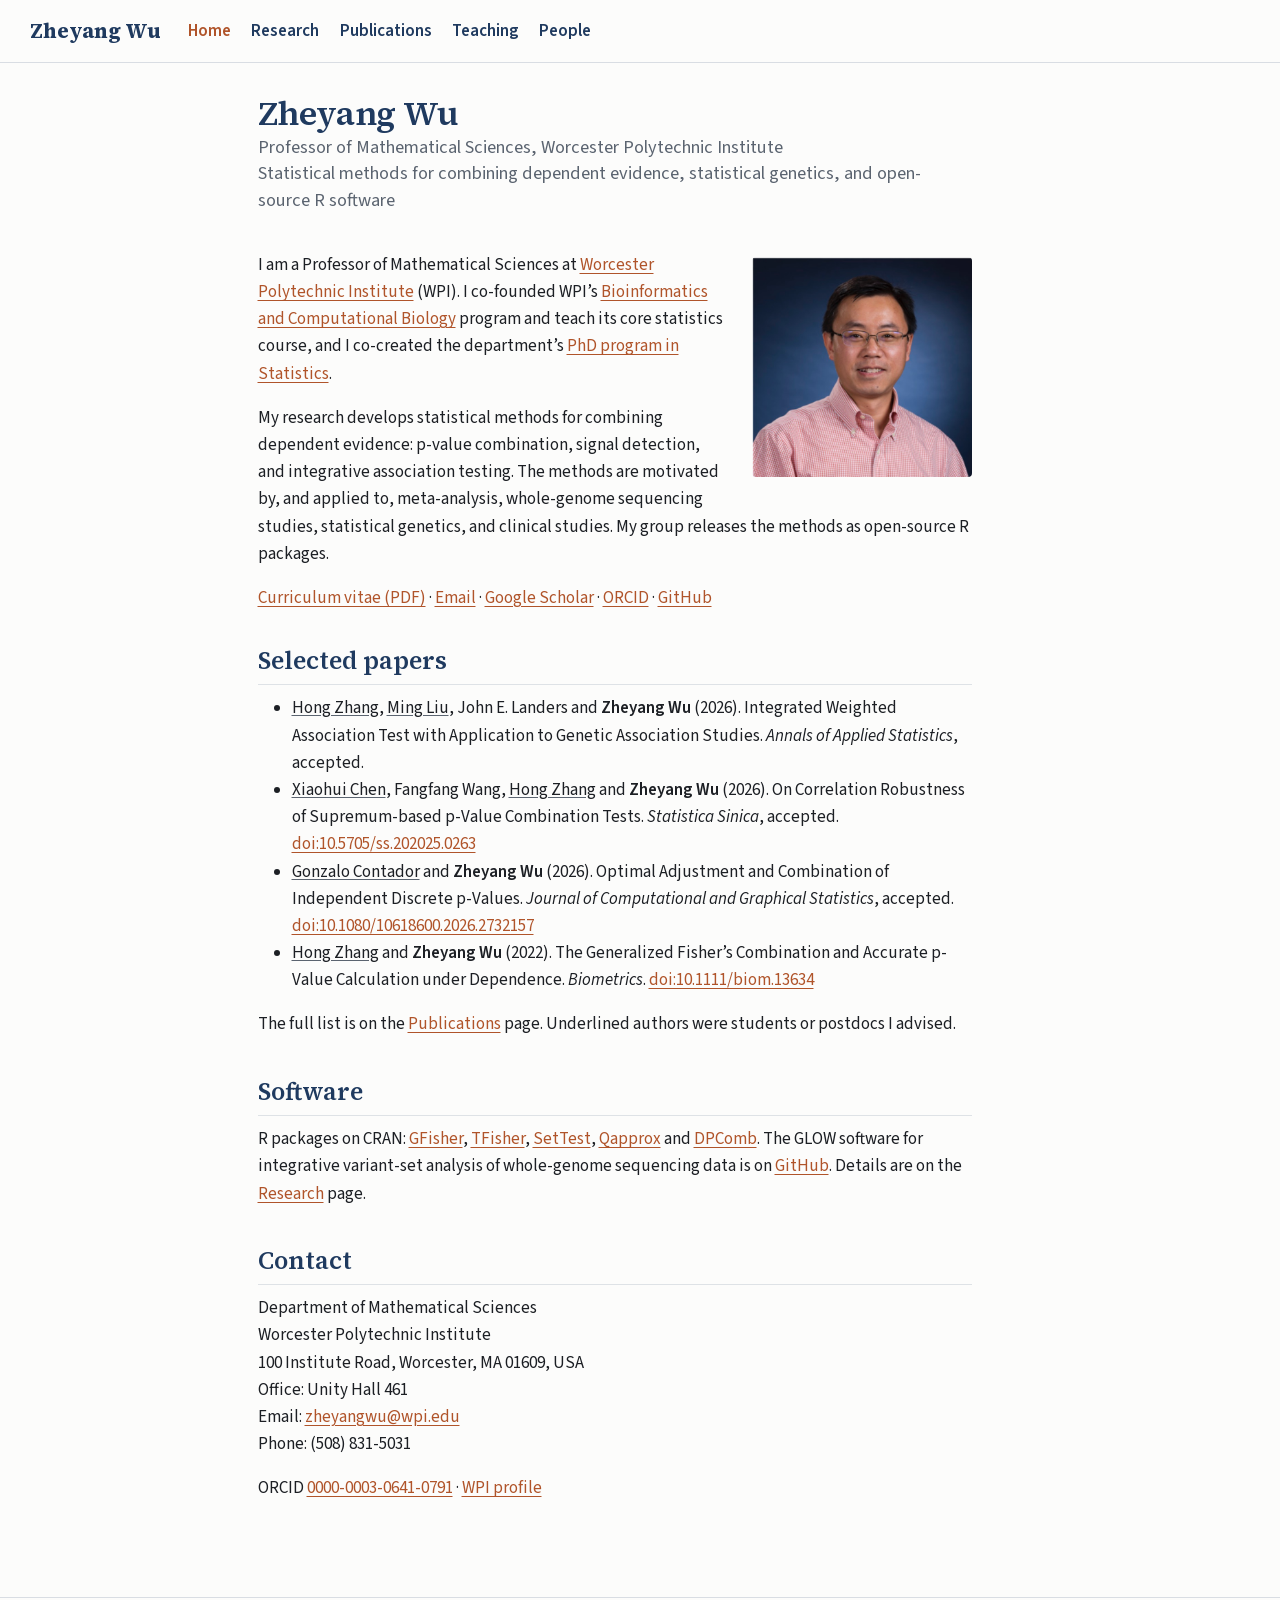
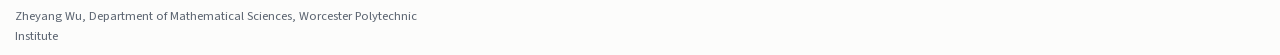
<file: index.html>
<!DOCTYPE html>
<html xmlns="http://www.w3.org/1999/xhtml" lang="en" xml:lang="en"><head>

<meta charset="utf-8">
<meta name="generator" content="quarto-1.10.18">

<meta name="viewport" content="width=device-width, initial-scale=1.0, user-scalable=yes">

<meta name="description" content="Professor of Mathematical Sciences, Worcester Polytechnic Institute  Statistical methods for combining dependent evidence, statistical genetics, and open-source R software">

<title>Zheyang Wu</title>
<style>
/* Default styles provided by pandoc.
** See https://pandoc.org/MANUAL.html#variables-for-html for config info.
*/
span.smallcaps{font-variant: small-caps;}
div.columns{display: flex; gap: 1.5em;}
div.column{flex: auto;}
@media screen {
div.columns{gap: min(4vw, 1.5em);}
div.column{overflow-x: auto;}
}
div.hanging-indent{margin-left: 1.5em; text-indent: -1.5em;}
ul.task-list{list-style: none;}
ul.task-list li input[type="checkbox"] {
  width: 0.8em;
  margin: 0 0.8em 0.2em -1em; /* quarto-specific, see https://github.com/quarto-dev/quarto-cli/issues/4556 */ 
  vertical-align: middle;
}
</style>


<script src="site_libs/quarto-nav/quarto-nav.js"></script>
<script src="site_libs/quarto-nav/headroom.min.js"></script>
<link href="./assets/images/favicon.svg" rel="icon" type="image/svg+xml">
<script src="site_libs/clipboard/clipboard.min.js"></script>
<script src="site_libs/quarto-html/quarto.js" type="module"></script>
<script src="site_libs/quarto-html/tabsets/tabsets.js" type="module"></script>
<script src="site_libs/quarto-html/popper.min.js"></script>
<script src="site_libs/quarto-html/tippy.umd.min.js"></script>
<script src="site_libs/quarto-html/anchor.min.js"></script>
<link href="site_libs/quarto-html/tippy.css" rel="stylesheet">
<link href="site_libs/quarto-html/quarto-syntax-highlighting-64a204ab8560d761af7679ceaba22944.css" rel="stylesheet" id="quarto-text-highlighting-styles">
<script src="site_libs/bootstrap/bootstrap.min.js"></script>
<link href="site_libs/bootstrap/bootstrap-icons.css" rel="stylesheet">
<link href="site_libs/bootstrap/bootstrap-c1412c738f1be968ed386666db048fd6.min.css" rel="stylesheet" append-hash="true" id="quarto-bootstrap" data-mode="light">
<script id="quarto-search-options" type="application/json">{
  "language": {
    "search-no-results-text": "No results",
    "search-matching-documents-text": "matching documents",
    "search-copy-link-title": "Copy link to search",
    "search-hide-matches-text": "Hide additional matches",
    "search-more-match-text": "more match in this document",
    "search-more-matches-text": "more matches in this document",
    "search-clear-button-title": "Clear",
    "search-text-placeholder": "",
    "search-detached-cancel-button-title": "Cancel",
    "search-submit-button-title": "Submit",
    "search-label": "Search"
  }
}</script>
<meta name="author" content="Zheyang Wu">


<link rel="canonical" href="https://www.zheyangwu.org/">
</head>

<body class="nav-fixed fullcontent quarto-light">

<div id="quarto-search-results"></div>
  <header id="quarto-header" class="headroom fixed-top">
    <nav class="navbar navbar-expand-lg " data-bs-theme="dark">
      <div class="navbar-container container-fluid">
      <div class="navbar-brand-container mx-auto">
    <a class="navbar-brand" href="./index.html">
    <span class="navbar-title">Zheyang Wu</span>
    </a>
  </div>
          <button class="navbar-toggler" type="button" data-bs-toggle="collapse" data-bs-target="#navbarCollapse" aria-controls="navbarCollapse" role="menu" aria-expanded="false" aria-label="Toggle navigation" onclick="if (window.quartoToggleHeadroom) { window.quartoToggleHeadroom(); }">
  <span class="navbar-toggler-icon"></span>
</button>
          <div class="collapse navbar-collapse" id="navbarCollapse">
            <ul class="navbar-nav navbar-nav-scroll me-auto">
  <li class="nav-item">
    <a class="nav-link active" href="./index.html" aria-current="page"> 
<span class="menu-text">Home</span></a>
  </li>  
  <li class="nav-item">
    <a class="nav-link" href="./research/index.html"> 
<span class="menu-text">Research</span></a>
  </li>  
  <li class="nav-item">
    <a class="nav-link" href="./publications/index.html"> 
<span class="menu-text">Publications</span></a>
  </li>  
  <li class="nav-item">
    <a class="nav-link" href="./teaching/index.html"> 
<span class="menu-text">Teaching</span></a>
  </li>  
  <li class="nav-item">
    <a class="nav-link" href="./people/index.html"> 
<span class="menu-text">People</span></a>
  </li>  
</ul>
          </div> <!-- /navcollapse -->
            <div class="quarto-navbar-tools">
</div>
      </div> <!-- /container-fluid -->
    </nav>
</header>
<!-- content -->
<div id="quarto-content" class="quarto-container page-columns page-rows-contents page-layout-article page-navbar">
<!-- sidebar -->
<!-- margin-sidebar -->
    
<!-- main -->
<main class="content" id="quarto-document-content">

<header id="title-block-header" class="quarto-title-block default">
<div class="quarto-title">
<h1 class="title">Zheyang Wu</h1>
</div>

<div>
  <div class="description">
    <p>Professor of Mathematical Sciences, Worcester Polytechnic Institute<br> Statistical methods for combining dependent evidence, statistical genetics, and open-source R software</p>
  </div>
</div>


<div class="quarto-title-meta">

    
  
    
  </div>
  


</header>


<p><img src="assets/images/zheyang-wu.jpg" class="portrait img-fluid" alt="Portrait of Zheyang Wu"></p>
<p>I am a Professor of Mathematical Sciences at <a href="https://www.wpi.edu">Worcester Polytechnic Institute</a> (WPI). I co-founded WPI’s <a href="https://www.wpi.edu/academics/departments/bioinformatics-computational-biology">Bioinformatics and Computational Biology</a> program and teach its core statistics course, and I co-created the department’s <a href="https://www.wpi.edu/academics/study/phd-statistics">PhD program in Statistics</a>.</p>
<p>My research develops statistical methods for combining dependent evidence: p-value combination, signal detection, and integrative association testing. The methods are motivated by, and applied to, meta-analysis, whole-genome sequencing studies, statistical genetics, and clinical studies. My group releases the methods as open-source R packages.</p>
<p><a href="assets/files/CV_Wu.pdf">Curriculum vitae (PDF)</a> · <a href="mailto:zheyangwu@wpi.edu">Email</a> · <a href="https://scholar.google.com/citations?user=ASDTB8kAAAAJ">Google Scholar</a> · <a href="https://orcid.org/0000-0003-0641-0791">ORCID</a> · <a href="https://github.com/ZWuLab">GitHub</a></p>
<section id="selected-papers" class="level2">
<h2 class="anchored" data-anchor-id="selected-papers">Selected papers</h2>
<ul>
<li><u>Hong Zhang</u>, <u>Ming Liu</u>, John E. Landers and <strong>Zheyang Wu</strong> (2026). Integrated Weighted Association Test with Application to Genetic Association Studies. <em>Annals of Applied Statistics</em>, accepted.</li>
<li><u>Xiaohui Chen</u>, Fangfang Wang, <u>Hong Zhang</u> and <strong>Zheyang Wu</strong> (2026). On Correlation Robustness of Supremum-based p-Value Combination Tests. <em>Statistica Sinica</em>, accepted. <a href="https://doi.org/10.5705/ss.202025.0263">doi:10.5705/ss.202025.0263</a></li>
<li><u>Gonzalo Contador</u> and <strong>Zheyang Wu</strong> (2026). Optimal Adjustment and Combination of Independent Discrete p-Values. <em>Journal of Computational and Graphical Statistics</em>, accepted. <a href="https://doi.org/10.1080/10618600.2026.2732157">doi:10.1080/10618600.2026.2732157</a></li>
<li><u>Hong Zhang</u> and <strong>Zheyang Wu</strong> (2022). The Generalized Fisher’s Combination and Accurate p-Value Calculation under Dependence. <em>Biometrics</em>. <a href="https://doi.org/10.1111/biom.13634">doi:10.1111/biom.13634</a></li>
</ul>
<p>The full list is on the <a href="./publications/index.html">Publications</a> page. Underlined authors were students or postdocs I advised.</p>
</section>
<section id="software" class="level2">
<h2 class="anchored" data-anchor-id="software">Software</h2>
<p>R packages on CRAN: <a href="https://CRAN.R-project.org/package=GFisher">GFisher</a>, <a href="https://CRAN.R-project.org/package=TFisher">TFisher</a>, <a href="https://CRAN.R-project.org/package=SetTest">SetTest</a>, <a href="https://CRAN.R-project.org/package=Qapprox">Qapprox</a> and <a href="https://CRAN.R-project.org/package=DPComb">DPComb</a>. The GLOW software for integrative variant-set analysis of whole-genome sequencing data is on <a href="https://github.com/ZWuLab">GitHub</a>. Details are on the <a href="./research/index.html">Research</a> page.</p>
</section>
<section id="contact" class="level2">
<h2 class="anchored" data-anchor-id="contact">Contact</h2>
<p>Department of Mathematical Sciences<br>
Worcester Polytechnic Institute<br>
100 Institute Road, Worcester, MA 01609, USA<br>
Office: Unity Hall 461<br>
Email: <a href="mailto:zheyangwu@wpi.edu">zheyangwu@wpi.edu</a><br>
Phone: (508) 831-5031</p>
<p>ORCID <a href="https://orcid.org/0000-0003-0641-0791">0000-0003-0641-0791</a> · <a href="https://www.wpi.edu/people/faculty/zheyangwu">WPI profile</a></p>


</section>

</main> <!-- /main -->
<script id="quarto-html-after-body" type="application/javascript">
  window.document.addEventListener("DOMContentLoaded", function (event) {
    const icon = "";
    const anchorJS = new window.AnchorJS();
    anchorJS.options = {
      placement: 'right',
      icon: icon
    };
    anchorJS.add('.anchored');
    const isCodeAnnotation = (el) => {
      for (const clz of el.classList) {
        if (clz.startsWith('code-annotation-')) {                     
          return true;
        }
      }
      return false;
    }
    const onCopySuccess = function(e) {
      // button target
      const button = e.trigger;
      // don't keep focus
      button.blur();
      // flash "checked"
      button.classList.add('code-copy-button-checked');
      var currentTitle = button.getAttribute("title");
      button.setAttribute("title", "Copied!");
      let tooltip;
      if (window.bootstrap) {
        button.setAttribute("data-bs-toggle", "tooltip");
        button.setAttribute("data-bs-placement", "left");
        button.setAttribute("data-bs-title", "Copied!");
        tooltip = new bootstrap.Tooltip(button, 
          { trigger: "manual", 
            customClass: "code-copy-button-tooltip",
            offset: [0, -8]});
        tooltip.show();    
      }
      setTimeout(function() {
        if (tooltip) {
          tooltip.hide();
          button.removeAttribute("data-bs-title");
          button.removeAttribute("data-bs-toggle");
          button.removeAttribute("data-bs-placement");
        }
        button.setAttribute("title", currentTitle);
        button.classList.remove('code-copy-button-checked');
      }, 1000);
      // clear code selection
      e.clearSelection();
    }
    const getTextToCopy = function(trigger) {
      const outerScaffold = trigger.parentElement.cloneNode(true);
      const codeEl = outerScaffold.querySelector('code');
      for (const childEl of codeEl.children) {
        if (isCodeAnnotation(childEl)) {
          childEl.remove();
        }
      }
      return codeEl.innerText;
    }
    const clipboard = new window.ClipboardJS('.code-copy-button:not([data-in-quarto-modal])', {
      text: getTextToCopy
    });
    clipboard.on('success', onCopySuccess);
    if (window.document.getElementById('quarto-embedded-source-code-modal')) {
      const clipboardModal = new window.ClipboardJS('.code-copy-button[data-in-quarto-modal]', {
        text: getTextToCopy,
        container: window.document.getElementById('quarto-embedded-source-code-modal')
      });
      clipboardModal.on('success', onCopySuccess);
    }
      var localhostRegex = new RegExp(/^(?:http|https):\/\/localhost\:?[0-9]*\//);
      var mailtoRegex = new RegExp(/^mailto:/);
        var filterRegex = new RegExp("https:\/\/www\.zheyangwu\.org");
      var isInternal = (href) => {
          return filterRegex.test(href) || localhostRegex.test(href) || mailtoRegex.test(href);
      }
      // Inspect non-navigation links and adorn them if external
     var links = window.document.querySelectorAll('a[href]:not(.nav-link):not(.navbar-brand):not(.toc-action):not(.sidebar-link):not(.sidebar-item-toggle):not(.pagination-link):not(.no-external):not([aria-hidden]):not(.dropdown-item):not(.quarto-navigation-tool):not(.about-link)');
      for (var i=0; i<links.length; i++) {
        const link = links[i];
        if (!isInternal(link.href)) {
          // undo the damage that might have been done by quarto-nav.js in the case of
          // links that we want to consider external
          if (link.dataset.originalHref !== undefined) {
            link.href = link.dataset.originalHref;
          }
        }
      }
    function tippyHover(el, contentFn, onTriggerFn, onUntriggerFn) {
      const config = {
        allowHTML: true,
        maxWidth: 500,
        delay: 100,
        arrow: false,
        appendTo: function(el) {
            return el.parentElement;
        },
        interactive: true,
        interactiveBorder: 10,
        theme: 'quarto',
        placement: 'bottom-start',
      };
      if (contentFn) {
        config.content = contentFn;
      }
      if (onTriggerFn) {
        config.onTrigger = onTriggerFn;
      }
      if (onUntriggerFn) {
        config.onUntrigger = onUntriggerFn;
      }
      window.tippy(el, config); 
    }
    const noterefs = window.document.querySelectorAll('a[role="doc-noteref"]');
    for (var i=0; i<noterefs.length; i++) {
      const ref = noterefs[i];
      tippyHover(ref, function() {
        // use id or data attribute instead here
        let href = ref.getAttribute('data-footnote-href') || ref.getAttribute('href');
        try { href = new URL(href).hash; } catch {}
        const id = href.replace(/^#\/?/, "");
        const note = window.document.getElementById(id);
        if (note) {
          return note.innerHTML;
        } else {
          return "";
        }
      });
    }
    const xrefs = window.document.querySelectorAll('a.quarto-xref');
    const processXRef = (id, note) => {
      // Strip column container classes
      const stripColumnClz = (el) => {
        el.classList.remove("page-full", "page-columns");
        if (el.children) {
          for (const child of el.children) {
            stripColumnClz(child);
          }
        }
      }
      stripColumnClz(note)
      if (id === null || id.startsWith('sec-')) {
        // Special case sections, only their first couple elements
        const container = document.createElement("div");
        if (note.children && note.children.length > 2) {
          container.appendChild(note.children[0].cloneNode(true));
          for (let i = 1; i < note.children.length; i++) {
            const child = note.children[i];
            if (child.tagName === "P" && child.innerText === "") {
              continue;
            } else {
              container.appendChild(child.cloneNode(true));
              break;
            }
          }
          if (window.Quarto?.typesetMath) {
            window.Quarto.typesetMath(container);
          }
          return container.innerHTML
        } else {
          if (window.Quarto?.typesetMath) {
            window.Quarto.typesetMath(note);
          }
          return note.innerHTML;
        }
      } else {
        // Remove any anchor links if they are present
        const anchorLink = note.querySelector('a.anchorjs-link');
        if (anchorLink) {
          anchorLink.remove();
        }
        if (window.Quarto?.typesetMath) {
          window.Quarto.typesetMath(note);
        }
        if (note.classList.contains("callout")) {
          return note.outerHTML;
        } else {
          return note.innerHTML;
        }
      }
    }
    for (var i=0; i<xrefs.length; i++) {
      const xref = xrefs[i];
      tippyHover(xref, undefined, function(instance) {
        instance.disable();
        let url = xref.getAttribute('href');
        let hash = undefined; 
        if (url.startsWith('#')) {
          hash = url;
        } else {
          try { hash = new URL(url).hash; } catch {}
        }
        if (hash) {
          const id = hash.replace(/^#\/?/, "");
          const note = window.document.getElementById(id);
          if (note !== null) {
            try {
              const html = processXRef(id, note.cloneNode(true));
              instance.setContent(html);
            } finally {
              instance.enable();
              instance.show();
            }
          } else {
            // See if we can fetch this
            fetch(url.split('#')[0])
            .then(res => res.text())
            .then(html => {
              const parser = new DOMParser();
              const htmlDoc = parser.parseFromString(html, "text/html");
              const note = htmlDoc.getElementById(id);
              if (note !== null) {
                const html = processXRef(id, note);
                instance.setContent(html);
              } 
            }).finally(() => {
              instance.enable();
              instance.show();
            });
          }
        } else {
          // See if we can fetch a full url (with no hash to target)
          // This is a special case and we should probably do some content thinning / targeting
          fetch(url)
          .then(res => res.text())
          .then(html => {
            const parser = new DOMParser();
            const htmlDoc = parser.parseFromString(html, "text/html");
            const note = htmlDoc.querySelector('main.content');
            if (note !== null) {
              // This should only happen for chapter cross references
              // (since there is no id in the URL)
              // remove the first header
              if (note.children.length > 0 && note.children[0].tagName === "HEADER") {
                note.children[0].remove();
              }
              const html = processXRef(null, note);
              instance.setContent(html);
            } 
          }).finally(() => {
            instance.enable();
            instance.show();
          });
        }
      }, function(instance) {
      });
    }
        let selectedAnnoteEl;
        const selectorForAnnotation = ( cell, annotation) => {
          let cellAttr = 'data-code-cell="' + cell + '"';
          let lineAttr = 'data-code-annotation="' +  annotation + '"';
          const selector = 'span[' + cellAttr + '][' + lineAttr + ']';
          return selector;
        }
        const selectCodeLines = (annoteEl) => {
          const doc = window.document;
          const targetCell = annoteEl.getAttribute("data-target-cell");
          const targetAnnotation = annoteEl.getAttribute("data-target-annotation");
          const annoteSpan = window.document.querySelector(selectorForAnnotation(targetCell, targetAnnotation));
          const lines = annoteSpan.getAttribute("data-code-lines").split(",");
          const lineIds = lines.map((line) => {
            return targetCell + "-" + line;
          })
          let top = null;
          let height = null;
          let parent = null;
          if (lineIds.length > 0) {
              //compute the position of the single el (top and bottom and make a div)
              const el = window.document.getElementById(lineIds[0]);
              top = el.offsetTop;
              height = el.offsetHeight;
              parent = el.parentElement.parentElement;
            if (lineIds.length > 1) {
              const lastEl = window.document.getElementById(lineIds[lineIds.length - 1]);
              const bottom = lastEl.offsetTop + lastEl.offsetHeight;
              height = bottom - top;
            }
            if (top !== null && height !== null && parent !== null) {
              // cook up a div (if necessary) and position it 
              let div = window.document.getElementById("code-annotation-line-highlight");
              if (div === null) {
                div = window.document.createElement("div");
                div.setAttribute("id", "code-annotation-line-highlight");
                div.style.position = 'absolute';
                parent.appendChild(div);
              }
              div.style.top = top - 2 + "px";
              div.style.height = height + 4 + "px";
              div.style.left = 0;
              let gutterDiv = window.document.getElementById("code-annotation-line-highlight-gutter");
              if (gutterDiv === null) {
                gutterDiv = window.document.createElement("div");
                gutterDiv.setAttribute("id", "code-annotation-line-highlight-gutter");
                gutterDiv.style.position = 'absolute';
                const codeCell = window.document.getElementById(targetCell);
                const gutter = codeCell.querySelector('.code-annotation-gutter');
                gutter.appendChild(gutterDiv);
              }
              gutterDiv.style.top = top - 2 + "px";
              gutterDiv.style.height = height + 4 + "px";
            }
            selectedAnnoteEl = annoteEl;
          }
        };
        const unselectCodeLines = () => {
          const elementsIds = ["code-annotation-line-highlight", "code-annotation-line-highlight-gutter"];
          elementsIds.forEach((elId) => {
            const div = window.document.getElementById(elId);
            if (div) {
              div.remove();
            }
          });
          selectedAnnoteEl = undefined;
        };
          // Handle positioning of the toggle
      window.addEventListener(
        "resize",
        throttle(() => {
          elRect = undefined;
          if (selectedAnnoteEl) {
            selectCodeLines(selectedAnnoteEl);
          }
        }, 10)
      );
      function throttle(fn, ms) {
      let throttle = false;
      let timer;
        return (...args) => {
          if(!throttle) { // first call gets through
              fn.apply(this, args);
              throttle = true;
          } else { // all the others get throttled
              if(timer) clearTimeout(timer); // cancel #2
              timer = setTimeout(() => {
                fn.apply(this, args);
                timer = throttle = false;
              }, ms);
          }
        };
      }
        // Attach click handler to the DT
        const annoteDls = window.document.querySelectorAll('dt[data-target-cell]');
        for (const annoteDlNode of annoteDls) {
          annoteDlNode.addEventListener('click', (event) => {
            const clickedEl = event.target;
            if (clickedEl !== selectedAnnoteEl) {
              unselectCodeLines();
              const activeEl = window.document.querySelector('dt[data-target-cell].code-annotation-active');
              if (activeEl) {
                activeEl.classList.remove('code-annotation-active');
              }
              selectCodeLines(clickedEl);
              clickedEl.classList.add('code-annotation-active');
            } else {
              // Unselect the line
              unselectCodeLines();
              clickedEl.classList.remove('code-annotation-active');
            }
          });
        }
    const findCites = (el) => {
      const parentEl = el.parentElement;
      if (parentEl) {
        const cites = parentEl.dataset.cites;
        if (cites) {
          return {
            el,
            cites: cites.split(' ')
          };
        } else {
          return findCites(el.parentElement)
        }
      } else {
        return undefined;
      }
    };
    var bibliorefs = window.document.querySelectorAll('a[role="doc-biblioref"]');
    for (var i=0; i<bibliorefs.length; i++) {
      const ref = bibliorefs[i];
      const citeInfo = findCites(ref);
      if (citeInfo) {
        tippyHover(citeInfo.el, function() {
          var popup = window.document.createElement('div');
          citeInfo.cites.forEach(function(cite) {
            var citeDiv = window.document.createElement('div');
            citeDiv.classList.add('hanging-indent');
            citeDiv.classList.add('csl-entry');
            var biblioDiv = window.document.getElementById('ref-' + cite);
            if (biblioDiv) {
              citeDiv.innerHTML = biblioDiv.innerHTML;
            }
            popup.appendChild(citeDiv);
          });
          return popup.innerHTML;
        });
      }
    }
  });
  </script>
</div> <!-- /content -->
<footer class="footer">
  <div class="nav-footer">
    <div class="nav-footer-left">
<p>Zheyang Wu, Department of Mathematical Sciences, Worcester Polytechnic Institute</p>
</div>   
    <div class="nav-footer-center">
      &nbsp;
    </div>
    <div class="nav-footer-right">
      &nbsp;
    </div>
  </div>
</footer>
<script>document.querySelectorAll('button.navbar-toggler[role="menu"]').forEach(function (b) { b.removeAttribute('role'); });</script>




</body></html>
</file>
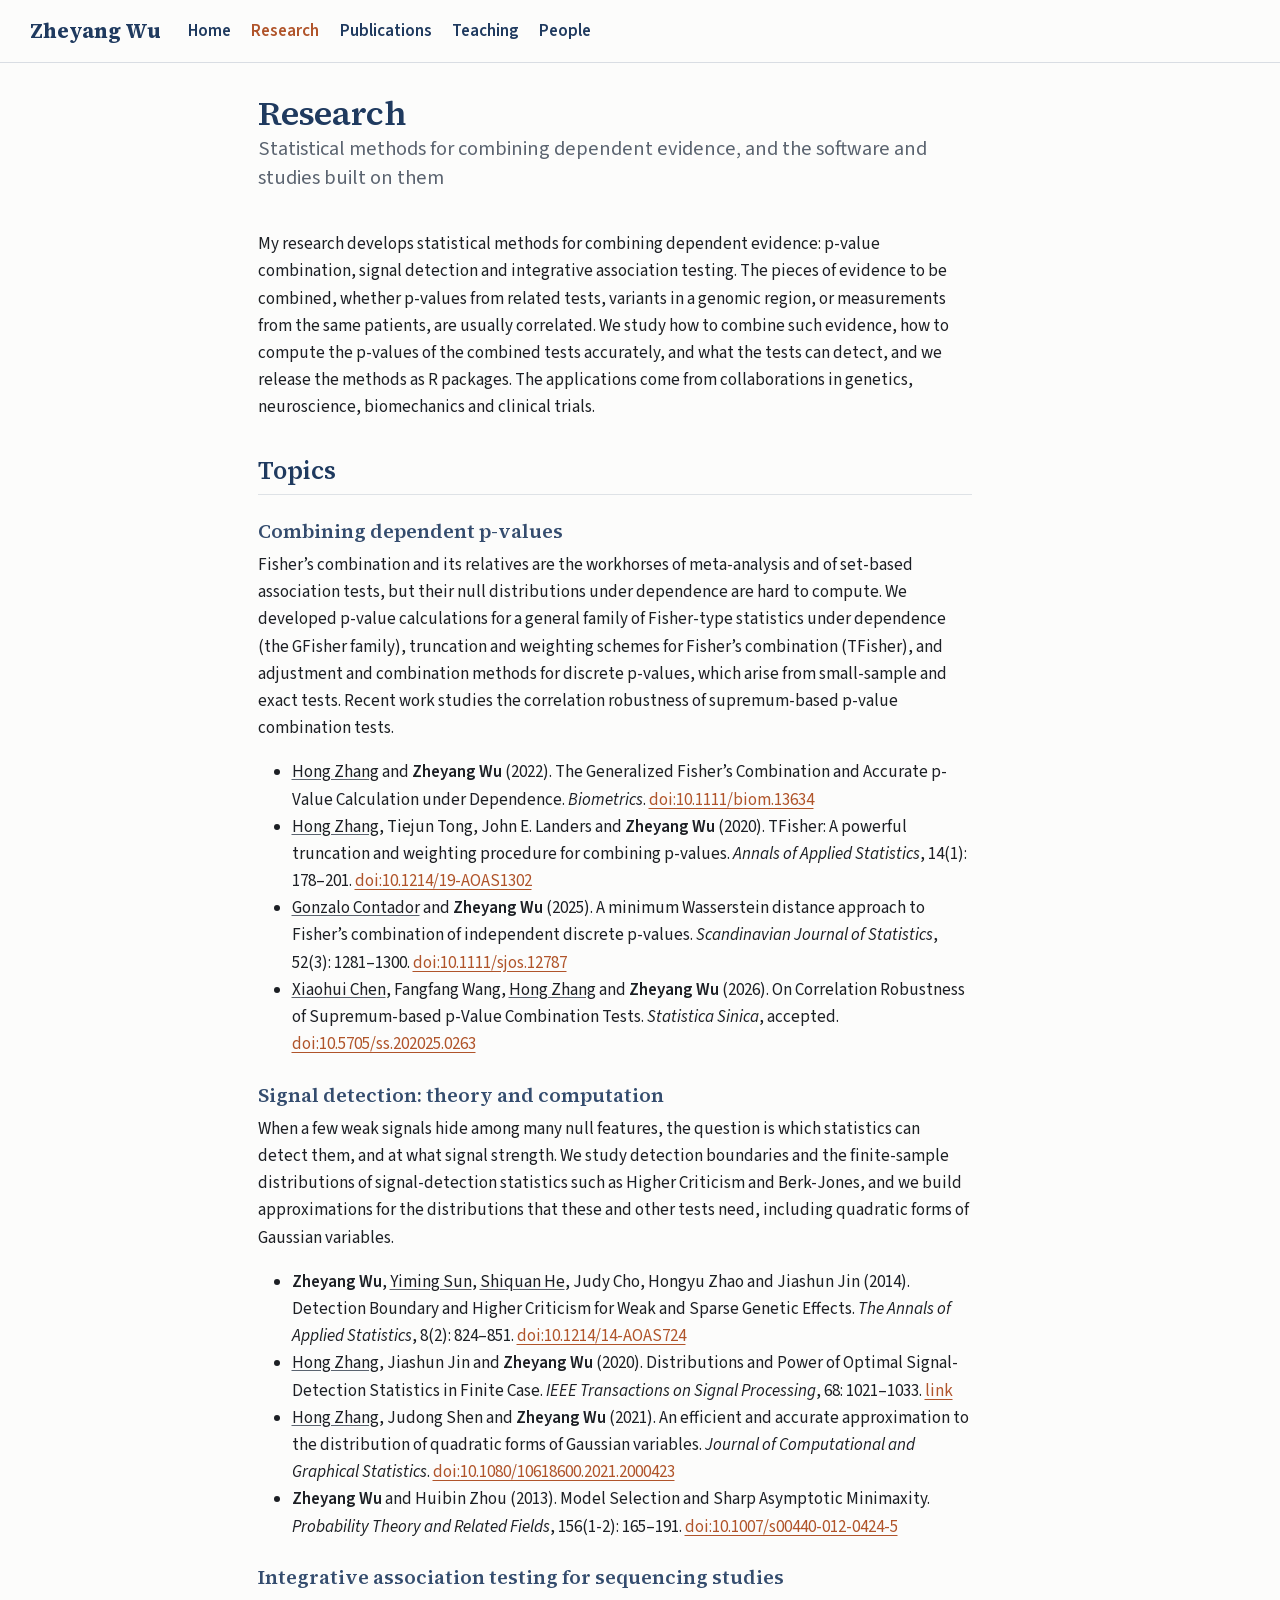
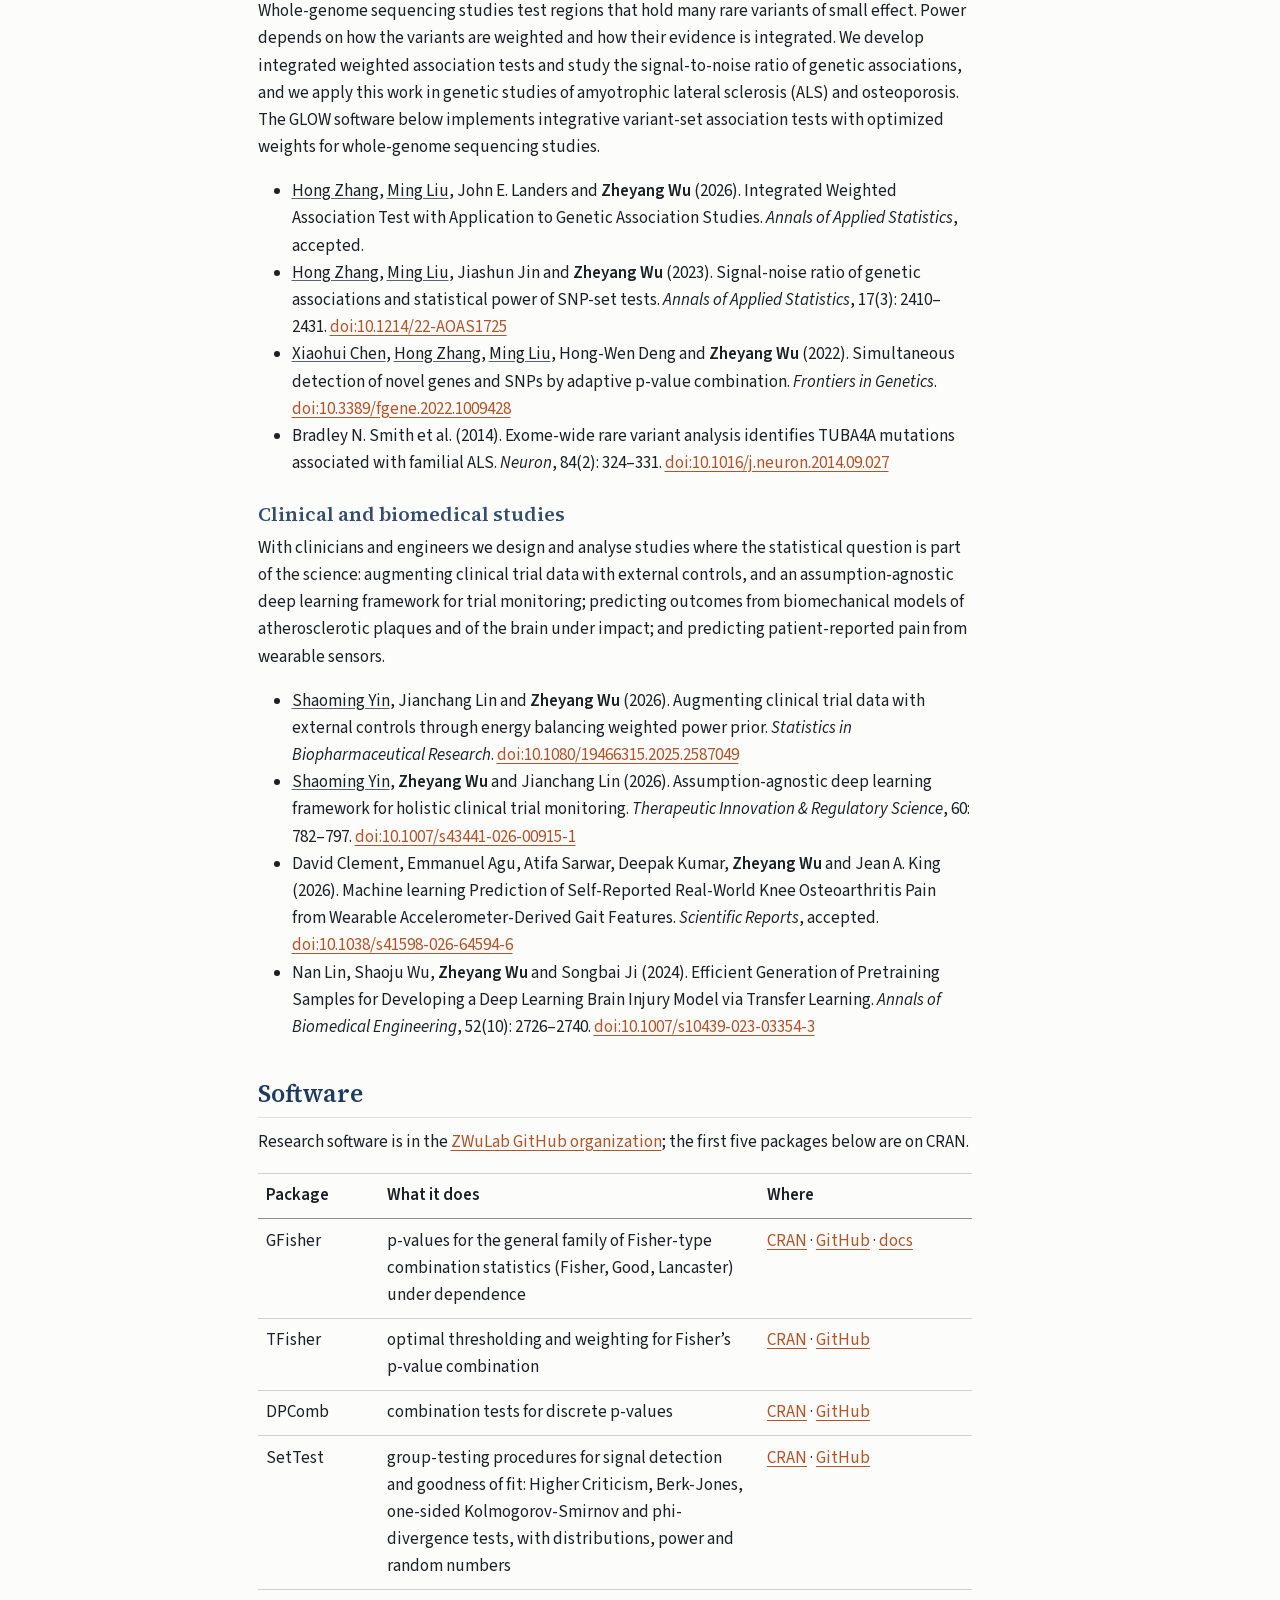
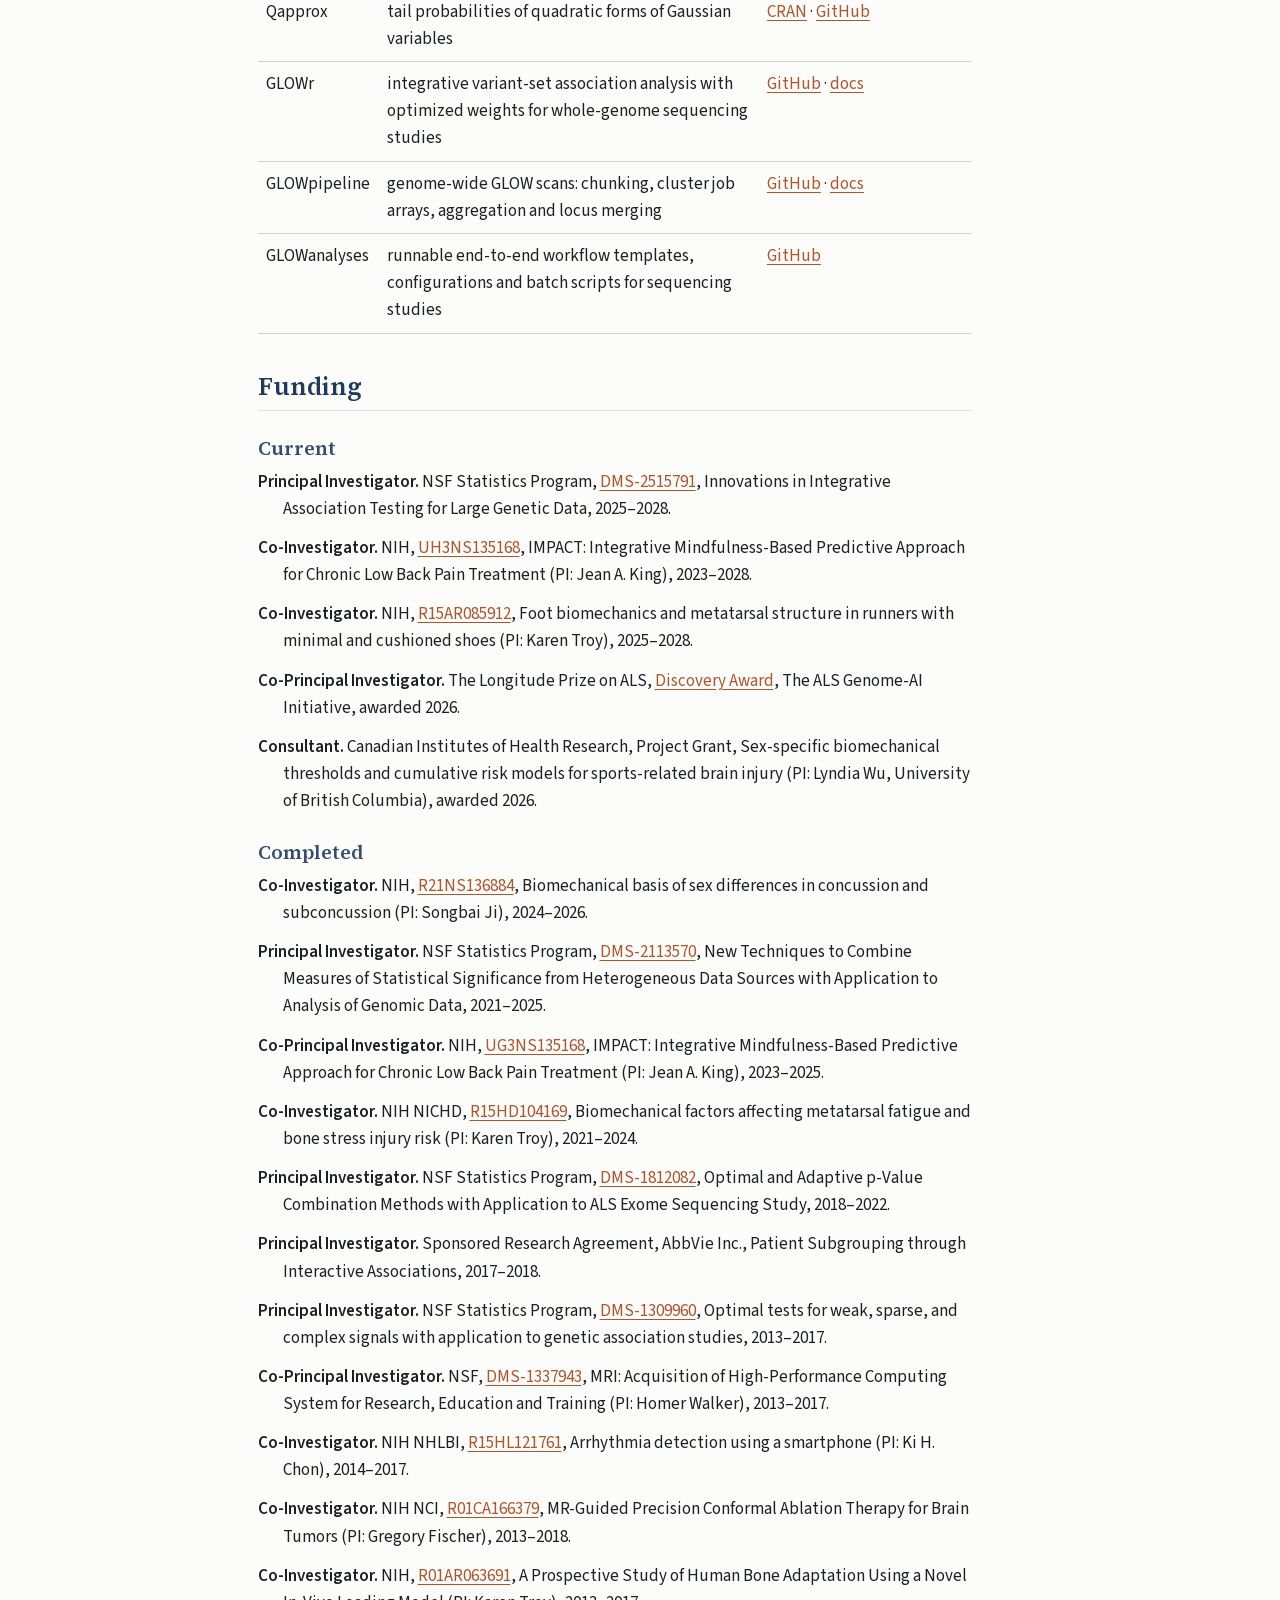
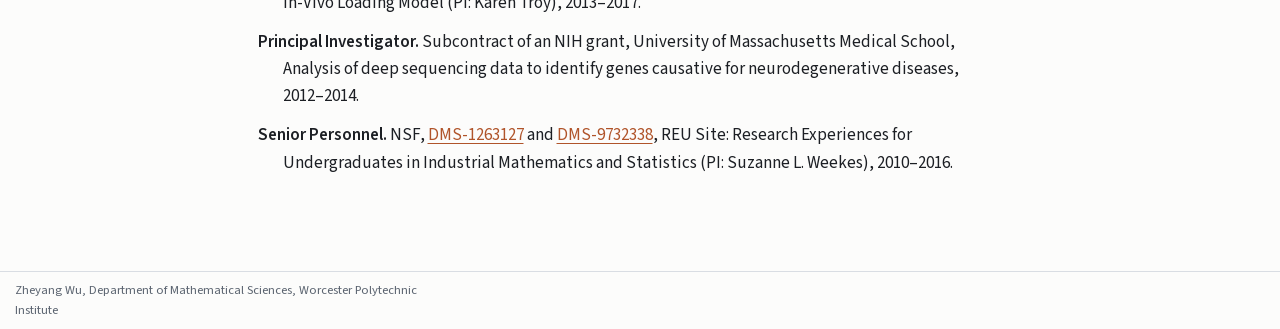
<file: research/index.html>
<!DOCTYPE html>
<html xmlns="http://www.w3.org/1999/xhtml" lang="en" xml:lang="en"><head>

<meta charset="utf-8">
<meta name="generator" content="quarto-1.10.18">

<meta name="viewport" content="width=device-width, initial-scale=1.0, user-scalable=yes">

<meta name="description" content="Statistical methods for combining dependent evidence, and the software and studies built on them">

<title>Research – Zheyang Wu</title>
<style>
/* Default styles provided by pandoc.
** See https://pandoc.org/MANUAL.html#variables-for-html for config info.
*/
span.smallcaps{font-variant: small-caps;}
div.columns{display: flex; gap: 1.5em;}
div.column{flex: auto;}
@media screen {
div.columns{gap: min(4vw, 1.5em);}
div.column{overflow-x: auto;}
}
div.hanging-indent{margin-left: 1.5em; text-indent: -1.5em;}
ul.task-list{list-style: none;}
ul.task-list li input[type="checkbox"] {
  width: 0.8em;
  margin: 0 0.8em 0.2em -1em; /* quarto-specific, see https://github.com/quarto-dev/quarto-cli/issues/4556 */ 
  vertical-align: middle;
}
</style>


<script src="../site_libs/quarto-nav/quarto-nav.js"></script>
<script src="../site_libs/quarto-nav/headroom.min.js"></script>
<link href="../assets/images/favicon.svg" rel="icon" type="image/svg+xml">
<script src="../site_libs/clipboard/clipboard.min.js"></script>
<script src="../site_libs/quarto-html/quarto.js" type="module"></script>
<script src="../site_libs/quarto-html/tabsets/tabsets.js" type="module"></script>
<script src="../site_libs/quarto-html/popper.min.js"></script>
<script src="../site_libs/quarto-html/tippy.umd.min.js"></script>
<script src="../site_libs/quarto-html/anchor.min.js"></script>
<link href="../site_libs/quarto-html/tippy.css" rel="stylesheet">
<link href="../site_libs/quarto-html/quarto-syntax-highlighting-64a204ab8560d761af7679ceaba22944.css" rel="stylesheet" id="quarto-text-highlighting-styles">
<script src="../site_libs/bootstrap/bootstrap.min.js"></script>
<link href="../site_libs/bootstrap/bootstrap-icons.css" rel="stylesheet">
<link href="../site_libs/bootstrap/bootstrap-c1412c738f1be968ed386666db048fd6.min.css" rel="stylesheet" append-hash="true" id="quarto-bootstrap" data-mode="light">
<script id="quarto-search-options" type="application/json">{
  "language": {
    "search-no-results-text": "No results",
    "search-matching-documents-text": "matching documents",
    "search-copy-link-title": "Copy link to search",
    "search-hide-matches-text": "Hide additional matches",
    "search-more-match-text": "more match in this document",
    "search-more-matches-text": "more matches in this document",
    "search-clear-button-title": "Clear",
    "search-text-placeholder": "",
    "search-detached-cancel-button-title": "Cancel",
    "search-submit-button-title": "Submit",
    "search-label": "Search"
  }
}</script>
<meta name="author" content="Zheyang Wu">


<link rel="canonical" href="https://www.zheyangwu.org/research/">
</head>

<body class="nav-fixed fullcontent quarto-light">

<div id="quarto-search-results"></div>
  <header id="quarto-header" class="headroom fixed-top">
    <nav class="navbar navbar-expand-lg " data-bs-theme="dark">
      <div class="navbar-container container-fluid">
      <div class="navbar-brand-container mx-auto">
    <a class="navbar-brand" href="../index.html">
    <span class="navbar-title">Zheyang Wu</span>
    </a>
  </div>
          <button class="navbar-toggler" type="button" data-bs-toggle="collapse" data-bs-target="#navbarCollapse" aria-controls="navbarCollapse" role="menu" aria-expanded="false" aria-label="Toggle navigation" onclick="if (window.quartoToggleHeadroom) { window.quartoToggleHeadroom(); }">
  <span class="navbar-toggler-icon"></span>
</button>
          <div class="collapse navbar-collapse" id="navbarCollapse">
            <ul class="navbar-nav navbar-nav-scroll me-auto">
  <li class="nav-item">
    <a class="nav-link" href="../index.html"> 
<span class="menu-text">Home</span></a>
  </li>  
  <li class="nav-item">
    <a class="nav-link active" href="../research/index.html" aria-current="page"> 
<span class="menu-text">Research</span></a>
  </li>  
  <li class="nav-item">
    <a class="nav-link" href="../publications/index.html"> 
<span class="menu-text">Publications</span></a>
  </li>  
  <li class="nav-item">
    <a class="nav-link" href="../teaching/index.html"> 
<span class="menu-text">Teaching</span></a>
  </li>  
  <li class="nav-item">
    <a class="nav-link" href="../people/index.html"> 
<span class="menu-text">People</span></a>
  </li>  
</ul>
          </div> <!-- /navcollapse -->
            <div class="quarto-navbar-tools">
</div>
      </div> <!-- /container-fluid -->
    </nav>
</header>
<!-- content -->
<div id="quarto-content" class="quarto-container page-columns page-rows-contents page-layout-article page-navbar">
<!-- sidebar -->
<!-- margin-sidebar -->
    
<!-- main -->
<main class="content" id="quarto-document-content">

<header id="title-block-header" class="quarto-title-block default">
<div class="quarto-title">
<h1 class="title">Research</h1>
</div>

<div>
  <div class="description">
    Statistical methods for combining dependent evidence, and the software and studies built on them
  </div>
</div>


<div class="quarto-title-meta">

    
  
    
  </div>
  


</header>


<p>My research develops statistical methods for combining dependent evidence: p-value combination, signal detection and integrative association testing. The pieces of evidence to be combined, whether p-values from related tests, variants in a genomic region, or measurements from the same patients, are usually correlated. We study how to combine such evidence, how to compute the p-values of the combined tests accurately, and what the tests can detect, and we release the methods as R packages. The applications come from collaborations in genetics, neuroscience, biomechanics and clinical trials.</p>
<section id="topics" class="level2">
<h2 class="anchored" data-anchor-id="topics">Topics</h2>
<section id="combining-dependent-p-values" class="level3">
<h3 class="anchored" data-anchor-id="combining-dependent-p-values">Combining dependent p-values</h3>
<p>Fisher’s combination and its relatives are the workhorses of meta-analysis and of set-based association tests, but their null distributions under dependence are hard to compute. We developed p-value calculations for a general family of Fisher-type statistics under dependence (the GFisher family), truncation and weighting schemes for Fisher’s combination (TFisher), and adjustment and combination methods for discrete p-values, which arise from small-sample and exact tests. Recent work studies the correlation robustness of supremum-based p-value combination tests.</p>
<ul>
<li><u>Hong Zhang</u> and <strong>Zheyang Wu</strong> (2022). The Generalized Fisher’s Combination and Accurate p-Value Calculation under Dependence. <em>Biometrics</em>. <a href="https://doi.org/10.1111/biom.13634">doi:10.1111/biom.13634</a></li>
<li><u>Hong Zhang</u>, Tiejun Tong, John E. Landers and <strong>Zheyang Wu</strong> (2020). TFisher: A powerful truncation and weighting procedure for combining p-values. <em>Annals of Applied Statistics</em>, 14(1): 178–201. <a href="https://doi.org/10.1214/19-AOAS1302">doi:10.1214/19-AOAS1302</a></li>
<li><u>Gonzalo Contador</u> and <strong>Zheyang Wu</strong> (2025). A minimum Wasserstein distance approach to Fisher’s combination of independent discrete p-values. <em>Scandinavian Journal of Statistics</em>, 52(3): 1281–1300. <a href="https://doi.org/10.1111/sjos.12787">doi:10.1111/sjos.12787</a></li>
<li><u>Xiaohui Chen</u>, Fangfang Wang, <u>Hong Zhang</u> and <strong>Zheyang Wu</strong> (2026). On Correlation Robustness of Supremum-based p-Value Combination Tests. <em>Statistica Sinica</em>, accepted. <a href="https://doi.org/10.5705/ss.202025.0263">doi:10.5705/ss.202025.0263</a></li>
</ul>
</section>
<section id="signal-detection-theory-and-computation" class="level3">
<h3 class="anchored" data-anchor-id="signal-detection-theory-and-computation">Signal detection: theory and computation</h3>
<p>When a few weak signals hide among many null features, the question is which statistics can detect them, and at what signal strength. We study detection boundaries and the finite-sample distributions of signal-detection statistics such as Higher Criticism and Berk-Jones, and we build approximations for the distributions that these and other tests need, including quadratic forms of Gaussian variables.</p>
<ul>
<li><strong>Zheyang Wu</strong>, <u>Yiming Sun</u>, <u>Shiquan He</u>, Judy Cho, Hongyu Zhao and Jiashun Jin (2014). Detection Boundary and Higher Criticism for Weak and Sparse Genetic Effects. <em>The Annals of Applied Statistics</em>, 8(2): 824–851. <a href="https://doi.org/10.1214/14-AOAS724">doi:10.1214/14-AOAS724</a></li>
<li><u>Hong Zhang</u>, Jiashun Jin and <strong>Zheyang Wu</strong> (2020). Distributions and Power of Optimal Signal-Detection Statistics in Finite Case. <em>IEEE Transactions on Signal Processing</em>, 68: 1021–1033. <a href="https://ieeexplore.ieee.org/document/8961113">link</a></li>
<li><u>Hong Zhang</u>, Judong Shen and <strong>Zheyang Wu</strong> (2021). An efficient and accurate approximation to the distribution of quadratic forms of Gaussian variables. <em>Journal of Computational and Graphical Statistics</em>. <a href="https://doi.org/10.1080/10618600.2021.2000423">doi:10.1080/10618600.2021.2000423</a></li>
<li><strong>Zheyang Wu</strong> and Huibin Zhou (2013). Model Selection and Sharp Asymptotic Minimaxity. <em>Probability Theory and Related Fields</em>, 156(1-2): 165–191. <a href="https://doi.org/10.1007/s00440-012-0424-5">doi:10.1007/s00440-012-0424-5</a></li>
</ul>
</section>
<section id="integrative-association-testing-for-sequencing-studies" class="level3">
<h3 class="anchored" data-anchor-id="integrative-association-testing-for-sequencing-studies">Integrative association testing for sequencing studies</h3>
<p>Whole-genome sequencing studies test regions that hold many rare variants of small effect. Power depends on how the variants are weighted and how their evidence is integrated. We develop integrated weighted association tests and study the signal-to-noise ratio of genetic associations, and we apply this work in genetic studies of amyotrophic lateral sclerosis (ALS) and osteoporosis. The GLOW software below implements integrative variant-set association tests with optimized weights for whole-genome sequencing studies.</p>
<ul>
<li><u>Hong Zhang</u>, <u>Ming Liu</u>, John E. Landers and <strong>Zheyang Wu</strong> (2026). Integrated Weighted Association Test with Application to Genetic Association Studies. <em>Annals of Applied Statistics</em>, accepted.</li>
<li><u>Hong Zhang</u>, <u>Ming Liu</u>, Jiashun Jin and <strong>Zheyang Wu</strong> (2023). Signal-noise ratio of genetic associations and statistical power of SNP-set tests. <em>Annals of Applied Statistics</em>, 17(3): 2410–2431. <a href="https://doi.org/10.1214/22-AOAS1725">doi:10.1214/22-AOAS1725</a></li>
<li><u>Xiaohui Chen</u>, <u>Hong Zhang</u>, <u>Ming Liu</u>, Hong-Wen Deng and <strong>Zheyang Wu</strong> (2022). Simultaneous detection of novel genes and SNPs by adaptive p-value combination. <em>Frontiers in Genetics</em>. <a href="https://doi.org/10.3389/fgene.2022.1009428">doi:10.3389/fgene.2022.1009428</a></li>
<li>Bradley N. Smith et al.&nbsp;(2014). Exome-wide rare variant analysis identifies TUBA4A mutations associated with familial ALS. <em>Neuron</em>, 84(2): 324–331. <a href="https://doi.org/10.1016/j.neuron.2014.09.027">doi:10.1016/j.neuron.2014.09.027</a></li>
</ul>
</section>
<section id="clinical-and-biomedical-studies" class="level3">
<h3 class="anchored" data-anchor-id="clinical-and-biomedical-studies">Clinical and biomedical studies</h3>
<p>With clinicians and engineers we design and analyse studies where the statistical question is part of the science: augmenting clinical trial data with external controls, and an assumption-agnostic deep learning framework for trial monitoring; predicting outcomes from biomechanical models of atherosclerotic plaques and of the brain under impact; and predicting patient-reported pain from wearable sensors.</p>
<ul>
<li><u>Shaoming Yin</u>, Jianchang Lin and <strong>Zheyang Wu</strong> (2026). Augmenting clinical trial data with external controls through energy balancing weighted power prior. <em>Statistics in Biopharmaceutical Research</em>. <a href="https://doi.org/10.1080/19466315.2025.2587049">doi:10.1080/19466315.2025.2587049</a></li>
<li><u>Shaoming Yin</u>, <strong>Zheyang Wu</strong> and Jianchang Lin (2026). Assumption-agnostic deep learning framework for holistic clinical trial monitoring. <em>Therapeutic Innovation &amp; Regulatory Science</em>, 60: 782–797. <a href="https://doi.org/10.1007/s43441-026-00915-1">doi:10.1007/s43441-026-00915-1</a></li>
<li>David Clement, Emmanuel Agu, Atifa Sarwar, Deepak Kumar, <strong>Zheyang Wu</strong> and Jean A. King (2026). Machine learning Prediction of Self-Reported Real-World Knee Osteoarthritis Pain from Wearable Accelerometer-Derived Gait Features. <em>Scientific Reports</em>, accepted. <a href="https://doi.org/10.1038/s41598-026-64594-6">doi:10.1038/s41598-026-64594-6</a></li>
<li>Nan Lin, Shaoju Wu, <strong>Zheyang Wu</strong> and Songbai Ji (2024). Efficient Generation of Pretraining Samples for Developing a Deep Learning Brain Injury Model via Transfer Learning. <em>Annals of Biomedical Engineering</em>, 52(10): 2726–2740. <a href="https://doi.org/10.1007/s10439-023-03354-3">doi:10.1007/s10439-023-03354-3</a></li>
</ul>
</section>
</section>
<section id="software" class="level2">
<h2 class="anchored" data-anchor-id="software">Software</h2>
<p>Research software is in the <a href="https://github.com/ZWuLab">ZWuLab GitHub organization</a>; the first five packages below are on CRAN.</p>
<table class="software-table caption-top table">
<colgroup>
<col style="width: 16%">
<col style="width: 54%">
<col style="width: 30%">
</colgroup>
<thead>
<tr class="header">
<th style="text-align: left;">Package</th>
<th style="text-align: left;">What it does</th>
<th style="text-align: left;">Where</th>
</tr>
</thead>
<tbody>
<tr class="odd">
<td style="text-align: left;">GFisher</td>
<td style="text-align: left;">p-values for the general family of Fisher-type combination statistics (Fisher, Good, Lancaster) under dependence</td>
<td style="text-align: left;"><a href="https://CRAN.R-project.org/package=GFisher">CRAN</a> · <a href="https://github.com/ZWuLab/GFisher">GitHub</a> · <a href="https://zwulab.github.io/GFisher/">docs</a></td>
</tr>
<tr class="even">
<td style="text-align: left;">TFisher</td>
<td style="text-align: left;">optimal thresholding and weighting for Fisher’s p-value combination</td>
<td style="text-align: left;"><a href="https://CRAN.R-project.org/package=TFisher">CRAN</a> · <a href="https://github.com/ZWuLab/TFisher">GitHub</a></td>
</tr>
<tr class="odd">
<td style="text-align: left;">DPComb</td>
<td style="text-align: left;">combination tests for discrete p-values</td>
<td style="text-align: left;"><a href="https://CRAN.R-project.org/package=DPComb">CRAN</a> · <a href="https://github.com/ZWuLab/DPComb">GitHub</a></td>
</tr>
<tr class="even">
<td style="text-align: left;">SetTest</td>
<td style="text-align: left;">group-testing procedures for signal detection and goodness of fit: Higher Criticism, Berk-Jones, one-sided Kolmogorov-Smirnov and phi-divergence tests, with distributions, power and random numbers</td>
<td style="text-align: left;"><a href="https://CRAN.R-project.org/package=SetTest">CRAN</a> · <a href="https://github.com/ZWuLab/SetTest">GitHub</a></td>
</tr>
<tr class="odd">
<td style="text-align: left;">Qapprox</td>
<td style="text-align: left;">tail probabilities of quadratic forms of Gaussian variables</td>
<td style="text-align: left;"><a href="https://CRAN.R-project.org/package=Qapprox">CRAN</a> · <a href="https://github.com/ZWuLab/Qapprox">GitHub</a></td>
</tr>
<tr class="even">
<td style="text-align: left;">GLOWr</td>
<td style="text-align: left;">integrative variant-set association analysis with optimized weights for whole-genome sequencing studies</td>
<td style="text-align: left;"><a href="https://github.com/ZWuLab/GLOWr">GitHub</a> · <a href="https://zwulab.github.io/GLOWr/">docs</a></td>
</tr>
<tr class="odd">
<td style="text-align: left;">GLOWpipeline</td>
<td style="text-align: left;">genome-wide GLOW scans: chunking, cluster job arrays, aggregation and locus merging</td>
<td style="text-align: left;"><a href="https://github.com/ZWuLab/GLOWpipeline">GitHub</a> · <a href="https://zwulab.github.io/GLOWpipeline/">docs</a></td>
</tr>
<tr class="even">
<td style="text-align: left;">GLOWanalyses</td>
<td style="text-align: left;">runnable end-to-end workflow templates, configurations and batch scripts for sequencing studies</td>
<td style="text-align: left;"><a href="https://github.com/ZWuLab/GLOWanalyses">GitHub</a></td>
</tr>
</tbody>
</table>
</section>
<section id="funding" class="level2">
<h2 class="anchored" data-anchor-id="funding">Funding</h2>
<section id="current" class="level3">
<h3 class="anchored" data-anchor-id="current">Current</h3>
<div class="plain-list">
<ul>
<li><strong>Principal Investigator.</strong> NSF Statistics Program, <a href="https://www.nsf.gov/awardsearch/showAward?AWD_ID=2515791">DMS-2515791</a>, Innovations in Integrative Association Testing for Large Genetic Data, 2025–2028.</li>
<li><strong>Co-Investigator.</strong> NIH, <a href="https://reporter.nih.gov/project-details/10992095">UH3NS135168</a>, IMPACT: Integrative Mindfulness-Based Predictive Approach for Chronic Low Back Pain Treatment (PI: Jean A. King), 2023–2028.</li>
<li><strong>Co-Investigator.</strong> NIH, <a href="https://reporter.nih.gov/project-details/11124412">R15AR085912</a>, Foot biomechanics and metatarsal structure in runners with minimal and cushioned shoes (PI: Karen Troy), 2025–2028.</li>
<li><strong>Co-Principal Investigator.</strong> The Longitude Prize on ALS, <a href="https://als.longitudeprize.org/discovery-award-teams">Discovery Award</a>, The ALS Genome-AI Initiative, awarded 2026.</li>
<li><strong>Consultant.</strong> Canadian Institutes of Health Research, Project Grant, Sex-specific biomechanical thresholds and cumulative risk models for sports-related brain injury (PI: Lyndia Wu, University of British Columbia), awarded 2026.</li>
</ul>
</div>
</section>
<section id="completed" class="level3">
<h3 class="anchored" data-anchor-id="completed">Completed</h3>
<div class="plain-list">
<ul>
<li><strong>Co-Investigator.</strong> NIH, <a href="https://reporter.nih.gov/project-details/11098659">R21NS136884</a>, Biomechanical basis of sex differences in concussion and subconcussion (PI: Songbai Ji), 2024–2026.</li>
<li><strong>Principal Investigator.</strong> NSF Statistics Program, <a href="https://www.nsf.gov/awardsearch/showAward?AWD_ID=2113570">DMS-2113570</a>, New Techniques to Combine Measures of Statistical Significance from Heterogeneous Data Sources with Application to Analysis of Genomic Data, 2021–2025.</li>
<li><strong>Co-Principal Investigator.</strong> NIH, <a href="https://reporter.nih.gov/project-details/10794463">UG3NS135168</a>, IMPACT: Integrative Mindfulness-Based Predictive Approach for Chronic Low Back Pain Treatment (PI: Jean A. King), 2023–2025.</li>
<li><strong>Co-Investigator.</strong> NIH NICHD, <a href="https://reporter.nih.gov/project-details/10291521">R15HD104169</a>, Biomechanical factors affecting metatarsal fatigue and bone stress injury risk (PI: Karen Troy), 2021–2024.</li>
<li><strong>Principal Investigator.</strong> NSF Statistics Program, <a href="https://www.nsf.gov/awardsearch/showAward?AWD_ID=1812082">DMS-1812082</a>, Optimal and Adaptive p-Value Combination Methods with Application to ALS Exome Sequencing Study, 2018–2022.</li>
<li><strong>Principal Investigator.</strong> Sponsored Research Agreement, AbbVie Inc., Patient Subgrouping through Interactive Associations, 2017–2018.</li>
<li><strong>Principal Investigator.</strong> NSF Statistics Program, <a href="https://www.nsf.gov/awardsearch/showAward?AWD_ID=1309960">DMS-1309960</a>, Optimal tests for weak, sparse, and complex signals with application to genetic association studies, 2013–2017.</li>
<li><strong>Co-Principal Investigator.</strong> NSF, <a href="https://www.nsf.gov/awardsearch/showAward?AWD_ID=1337943">DMS-1337943</a>, MRI: Acquisition of High-Performance Computing System for Research, Education and Training (PI: Homer Walker), 2013–2017.</li>
<li><strong>Co-Investigator.</strong> NIH NHLBI, <a href="https://reporter.nih.gov/project-details/8689233">R15HL121761</a>, Arrhythmia detection using a smartphone (PI: Ki H. Chon), 2014–2017.</li>
<li><strong>Co-Investigator.</strong> NIH NCI, <a href="https://reporter.nih.gov/project-details/8663200">R01CA166379</a>, MR-Guided Precision Conformal Ablation Therapy for Brain Tumors (PI: Gregory Fischer), 2013–2018.</li>
<li><strong>Co-Investigator.</strong> NIH, <a href="https://reporter.nih.gov/project-details/8735611">R01AR063691</a>, A Prospective Study of Human Bone Adaptation Using a Novel In-Vivo Loading Model (PI: Karen Troy), 2013–2017.</li>
<li><strong>Principal Investigator.</strong> Subcontract of an NIH grant, University of Massachusetts Medical School, Analysis of deep sequencing data to identify genes causative for neurodegenerative diseases, 2012–2014.</li>
<li><strong>Senior Personnel.</strong> NSF, <a href="https://www.nsf.gov/awardsearch/showAward?AWD_ID=1263127">DMS-1263127</a> and <a href="https://www.nsf.gov/awardsearch/showAward?AWD_ID=9732338">DMS-9732338</a>, REU Site: Research Experiences for Undergraduates in Industrial Mathematics and Statistics (PI: Suzanne L. Weekes), 2010–2016.</li>
</ul>
</div>


</section>
</section>

</main> <!-- /main -->
<script id="quarto-html-after-body" type="application/javascript">
  window.document.addEventListener("DOMContentLoaded", function (event) {
    const icon = "";
    const anchorJS = new window.AnchorJS();
    anchorJS.options = {
      placement: 'right',
      icon: icon
    };
    anchorJS.add('.anchored');
    const isCodeAnnotation = (el) => {
      for (const clz of el.classList) {
        if (clz.startsWith('code-annotation-')) {                     
          return true;
        }
      }
      return false;
    }
    const onCopySuccess = function(e) {
      // button target
      const button = e.trigger;
      // don't keep focus
      button.blur();
      // flash "checked"
      button.classList.add('code-copy-button-checked');
      var currentTitle = button.getAttribute("title");
      button.setAttribute("title", "Copied!");
      let tooltip;
      if (window.bootstrap) {
        button.setAttribute("data-bs-toggle", "tooltip");
        button.setAttribute("data-bs-placement", "left");
        button.setAttribute("data-bs-title", "Copied!");
        tooltip = new bootstrap.Tooltip(button, 
          { trigger: "manual", 
            customClass: "code-copy-button-tooltip",
            offset: [0, -8]});
        tooltip.show();    
      }
      setTimeout(function() {
        if (tooltip) {
          tooltip.hide();
          button.removeAttribute("data-bs-title");
          button.removeAttribute("data-bs-toggle");
          button.removeAttribute("data-bs-placement");
        }
        button.setAttribute("title", currentTitle);
        button.classList.remove('code-copy-button-checked');
      }, 1000);
      // clear code selection
      e.clearSelection();
    }
    const getTextToCopy = function(trigger) {
      const outerScaffold = trigger.parentElement.cloneNode(true);
      const codeEl = outerScaffold.querySelector('code');
      for (const childEl of codeEl.children) {
        if (isCodeAnnotation(childEl)) {
          childEl.remove();
        }
      }
      return codeEl.innerText;
    }
    const clipboard = new window.ClipboardJS('.code-copy-button:not([data-in-quarto-modal])', {
      text: getTextToCopy
    });
    clipboard.on('success', onCopySuccess);
    if (window.document.getElementById('quarto-embedded-source-code-modal')) {
      const clipboardModal = new window.ClipboardJS('.code-copy-button[data-in-quarto-modal]', {
        text: getTextToCopy,
        container: window.document.getElementById('quarto-embedded-source-code-modal')
      });
      clipboardModal.on('success', onCopySuccess);
    }
      var localhostRegex = new RegExp(/^(?:http|https):\/\/localhost\:?[0-9]*\//);
      var mailtoRegex = new RegExp(/^mailto:/);
        var filterRegex = new RegExp("https:\/\/www\.zheyangwu\.org");
      var isInternal = (href) => {
          return filterRegex.test(href) || localhostRegex.test(href) || mailtoRegex.test(href);
      }
      // Inspect non-navigation links and adorn them if external
     var links = window.document.querySelectorAll('a[href]:not(.nav-link):not(.navbar-brand):not(.toc-action):not(.sidebar-link):not(.sidebar-item-toggle):not(.pagination-link):not(.no-external):not([aria-hidden]):not(.dropdown-item):not(.quarto-navigation-tool):not(.about-link)');
      for (var i=0; i<links.length; i++) {
        const link = links[i];
        if (!isInternal(link.href)) {
          // undo the damage that might have been done by quarto-nav.js in the case of
          // links that we want to consider external
          if (link.dataset.originalHref !== undefined) {
            link.href = link.dataset.originalHref;
          }
        }
      }
    function tippyHover(el, contentFn, onTriggerFn, onUntriggerFn) {
      const config = {
        allowHTML: true,
        maxWidth: 500,
        delay: 100,
        arrow: false,
        appendTo: function(el) {
            return el.parentElement;
        },
        interactive: true,
        interactiveBorder: 10,
        theme: 'quarto',
        placement: 'bottom-start',
      };
      if (contentFn) {
        config.content = contentFn;
      }
      if (onTriggerFn) {
        config.onTrigger = onTriggerFn;
      }
      if (onUntriggerFn) {
        config.onUntrigger = onUntriggerFn;
      }
      window.tippy(el, config); 
    }
    const noterefs = window.document.querySelectorAll('a[role="doc-noteref"]');
    for (var i=0; i<noterefs.length; i++) {
      const ref = noterefs[i];
      tippyHover(ref, function() {
        // use id or data attribute instead here
        let href = ref.getAttribute('data-footnote-href') || ref.getAttribute('href');
        try { href = new URL(href).hash; } catch {}
        const id = href.replace(/^#\/?/, "");
        const note = window.document.getElementById(id);
        if (note) {
          return note.innerHTML;
        } else {
          return "";
        }
      });
    }
    const xrefs = window.document.querySelectorAll('a.quarto-xref');
    const processXRef = (id, note) => {
      // Strip column container classes
      const stripColumnClz = (el) => {
        el.classList.remove("page-full", "page-columns");
        if (el.children) {
          for (const child of el.children) {
            stripColumnClz(child);
          }
        }
      }
      stripColumnClz(note)
      if (id === null || id.startsWith('sec-')) {
        // Special case sections, only their first couple elements
        const container = document.createElement("div");
        if (note.children && note.children.length > 2) {
          container.appendChild(note.children[0].cloneNode(true));
          for (let i = 1; i < note.children.length; i++) {
            const child = note.children[i];
            if (child.tagName === "P" && child.innerText === "") {
              continue;
            } else {
              container.appendChild(child.cloneNode(true));
              break;
            }
          }
          if (window.Quarto?.typesetMath) {
            window.Quarto.typesetMath(container);
          }
          return container.innerHTML
        } else {
          if (window.Quarto?.typesetMath) {
            window.Quarto.typesetMath(note);
          }
          return note.innerHTML;
        }
      } else {
        // Remove any anchor links if they are present
        const anchorLink = note.querySelector('a.anchorjs-link');
        if (anchorLink) {
          anchorLink.remove();
        }
        if (window.Quarto?.typesetMath) {
          window.Quarto.typesetMath(note);
        }
        if (note.classList.contains("callout")) {
          return note.outerHTML;
        } else {
          return note.innerHTML;
        }
      }
    }
    for (var i=0; i<xrefs.length; i++) {
      const xref = xrefs[i];
      tippyHover(xref, undefined, function(instance) {
        instance.disable();
        let url = xref.getAttribute('href');
        let hash = undefined; 
        if (url.startsWith('#')) {
          hash = url;
        } else {
          try { hash = new URL(url).hash; } catch {}
        }
        if (hash) {
          const id = hash.replace(/^#\/?/, "");
          const note = window.document.getElementById(id);
          if (note !== null) {
            try {
              const html = processXRef(id, note.cloneNode(true));
              instance.setContent(html);
            } finally {
              instance.enable();
              instance.show();
            }
          } else {
            // See if we can fetch this
            fetch(url.split('#')[0])
            .then(res => res.text())
            .then(html => {
              const parser = new DOMParser();
              const htmlDoc = parser.parseFromString(html, "text/html");
              const note = htmlDoc.getElementById(id);
              if (note !== null) {
                const html = processXRef(id, note);
                instance.setContent(html);
              } 
            }).finally(() => {
              instance.enable();
              instance.show();
            });
          }
        } else {
          // See if we can fetch a full url (with no hash to target)
          // This is a special case and we should probably do some content thinning / targeting
          fetch(url)
          .then(res => res.text())
          .then(html => {
            const parser = new DOMParser();
            const htmlDoc = parser.parseFromString(html, "text/html");
            const note = htmlDoc.querySelector('main.content');
            if (note !== null) {
              // This should only happen for chapter cross references
              // (since there is no id in the URL)
              // remove the first header
              if (note.children.length > 0 && note.children[0].tagName === "HEADER") {
                note.children[0].remove();
              }
              const html = processXRef(null, note);
              instance.setContent(html);
            } 
          }).finally(() => {
            instance.enable();
            instance.show();
          });
        }
      }, function(instance) {
      });
    }
        let selectedAnnoteEl;
        const selectorForAnnotation = ( cell, annotation) => {
          let cellAttr = 'data-code-cell="' + cell + '"';
          let lineAttr = 'data-code-annotation="' +  annotation + '"';
          const selector = 'span[' + cellAttr + '][' + lineAttr + ']';
          return selector;
        }
        const selectCodeLines = (annoteEl) => {
          const doc = window.document;
          const targetCell = annoteEl.getAttribute("data-target-cell");
          const targetAnnotation = annoteEl.getAttribute("data-target-annotation");
          const annoteSpan = window.document.querySelector(selectorForAnnotation(targetCell, targetAnnotation));
          const lines = annoteSpan.getAttribute("data-code-lines").split(",");
          const lineIds = lines.map((line) => {
            return targetCell + "-" + line;
          })
          let top = null;
          let height = null;
          let parent = null;
          if (lineIds.length > 0) {
              //compute the position of the single el (top and bottom and make a div)
              const el = window.document.getElementById(lineIds[0]);
              top = el.offsetTop;
              height = el.offsetHeight;
              parent = el.parentElement.parentElement;
            if (lineIds.length > 1) {
              const lastEl = window.document.getElementById(lineIds[lineIds.length - 1]);
              const bottom = lastEl.offsetTop + lastEl.offsetHeight;
              height = bottom - top;
            }
            if (top !== null && height !== null && parent !== null) {
              // cook up a div (if necessary) and position it 
              let div = window.document.getElementById("code-annotation-line-highlight");
              if (div === null) {
                div = window.document.createElement("div");
                div.setAttribute("id", "code-annotation-line-highlight");
                div.style.position = 'absolute';
                parent.appendChild(div);
              }
              div.style.top = top - 2 + "px";
              div.style.height = height + 4 + "px";
              div.style.left = 0;
              let gutterDiv = window.document.getElementById("code-annotation-line-highlight-gutter");
              if (gutterDiv === null) {
                gutterDiv = window.document.createElement("div");
                gutterDiv.setAttribute("id", "code-annotation-line-highlight-gutter");
                gutterDiv.style.position = 'absolute';
                const codeCell = window.document.getElementById(targetCell);
                const gutter = codeCell.querySelector('.code-annotation-gutter');
                gutter.appendChild(gutterDiv);
              }
              gutterDiv.style.top = top - 2 + "px";
              gutterDiv.style.height = height + 4 + "px";
            }
            selectedAnnoteEl = annoteEl;
          }
        };
        const unselectCodeLines = () => {
          const elementsIds = ["code-annotation-line-highlight", "code-annotation-line-highlight-gutter"];
          elementsIds.forEach((elId) => {
            const div = window.document.getElementById(elId);
            if (div) {
              div.remove();
            }
          });
          selectedAnnoteEl = undefined;
        };
          // Handle positioning of the toggle
      window.addEventListener(
        "resize",
        throttle(() => {
          elRect = undefined;
          if (selectedAnnoteEl) {
            selectCodeLines(selectedAnnoteEl);
          }
        }, 10)
      );
      function throttle(fn, ms) {
      let throttle = false;
      let timer;
        return (...args) => {
          if(!throttle) { // first call gets through
              fn.apply(this, args);
              throttle = true;
          } else { // all the others get throttled
              if(timer) clearTimeout(timer); // cancel #2
              timer = setTimeout(() => {
                fn.apply(this, args);
                timer = throttle = false;
              }, ms);
          }
        };
      }
        // Attach click handler to the DT
        const annoteDls = window.document.querySelectorAll('dt[data-target-cell]');
        for (const annoteDlNode of annoteDls) {
          annoteDlNode.addEventListener('click', (event) => {
            const clickedEl = event.target;
            if (clickedEl !== selectedAnnoteEl) {
              unselectCodeLines();
              const activeEl = window.document.querySelector('dt[data-target-cell].code-annotation-active');
              if (activeEl) {
                activeEl.classList.remove('code-annotation-active');
              }
              selectCodeLines(clickedEl);
              clickedEl.classList.add('code-annotation-active');
            } else {
              // Unselect the line
              unselectCodeLines();
              clickedEl.classList.remove('code-annotation-active');
            }
          });
        }
    const findCites = (el) => {
      const parentEl = el.parentElement;
      if (parentEl) {
        const cites = parentEl.dataset.cites;
        if (cites) {
          return {
            el,
            cites: cites.split(' ')
          };
        } else {
          return findCites(el.parentElement)
        }
      } else {
        return undefined;
      }
    };
    var bibliorefs = window.document.querySelectorAll('a[role="doc-biblioref"]');
    for (var i=0; i<bibliorefs.length; i++) {
      const ref = bibliorefs[i];
      const citeInfo = findCites(ref);
      if (citeInfo) {
        tippyHover(citeInfo.el, function() {
          var popup = window.document.createElement('div');
          citeInfo.cites.forEach(function(cite) {
            var citeDiv = window.document.createElement('div');
            citeDiv.classList.add('hanging-indent');
            citeDiv.classList.add('csl-entry');
            var biblioDiv = window.document.getElementById('ref-' + cite);
            if (biblioDiv) {
              citeDiv.innerHTML = biblioDiv.innerHTML;
            }
            popup.appendChild(citeDiv);
          });
          return popup.innerHTML;
        });
      }
    }
  });
  </script>
</div> <!-- /content -->
<footer class="footer">
  <div class="nav-footer">
    <div class="nav-footer-left">
<p>Zheyang Wu, Department of Mathematical Sciences, Worcester Polytechnic Institute</p>
</div>   
    <div class="nav-footer-center">
      &nbsp;
    </div>
    <div class="nav-footer-right">
      &nbsp;
    </div>
  </div>
</footer>
<script>document.querySelectorAll('button.navbar-toggler[role="menu"]').forEach(function (b) { b.removeAttribute('role'); });</script>




</body></html>
</file>
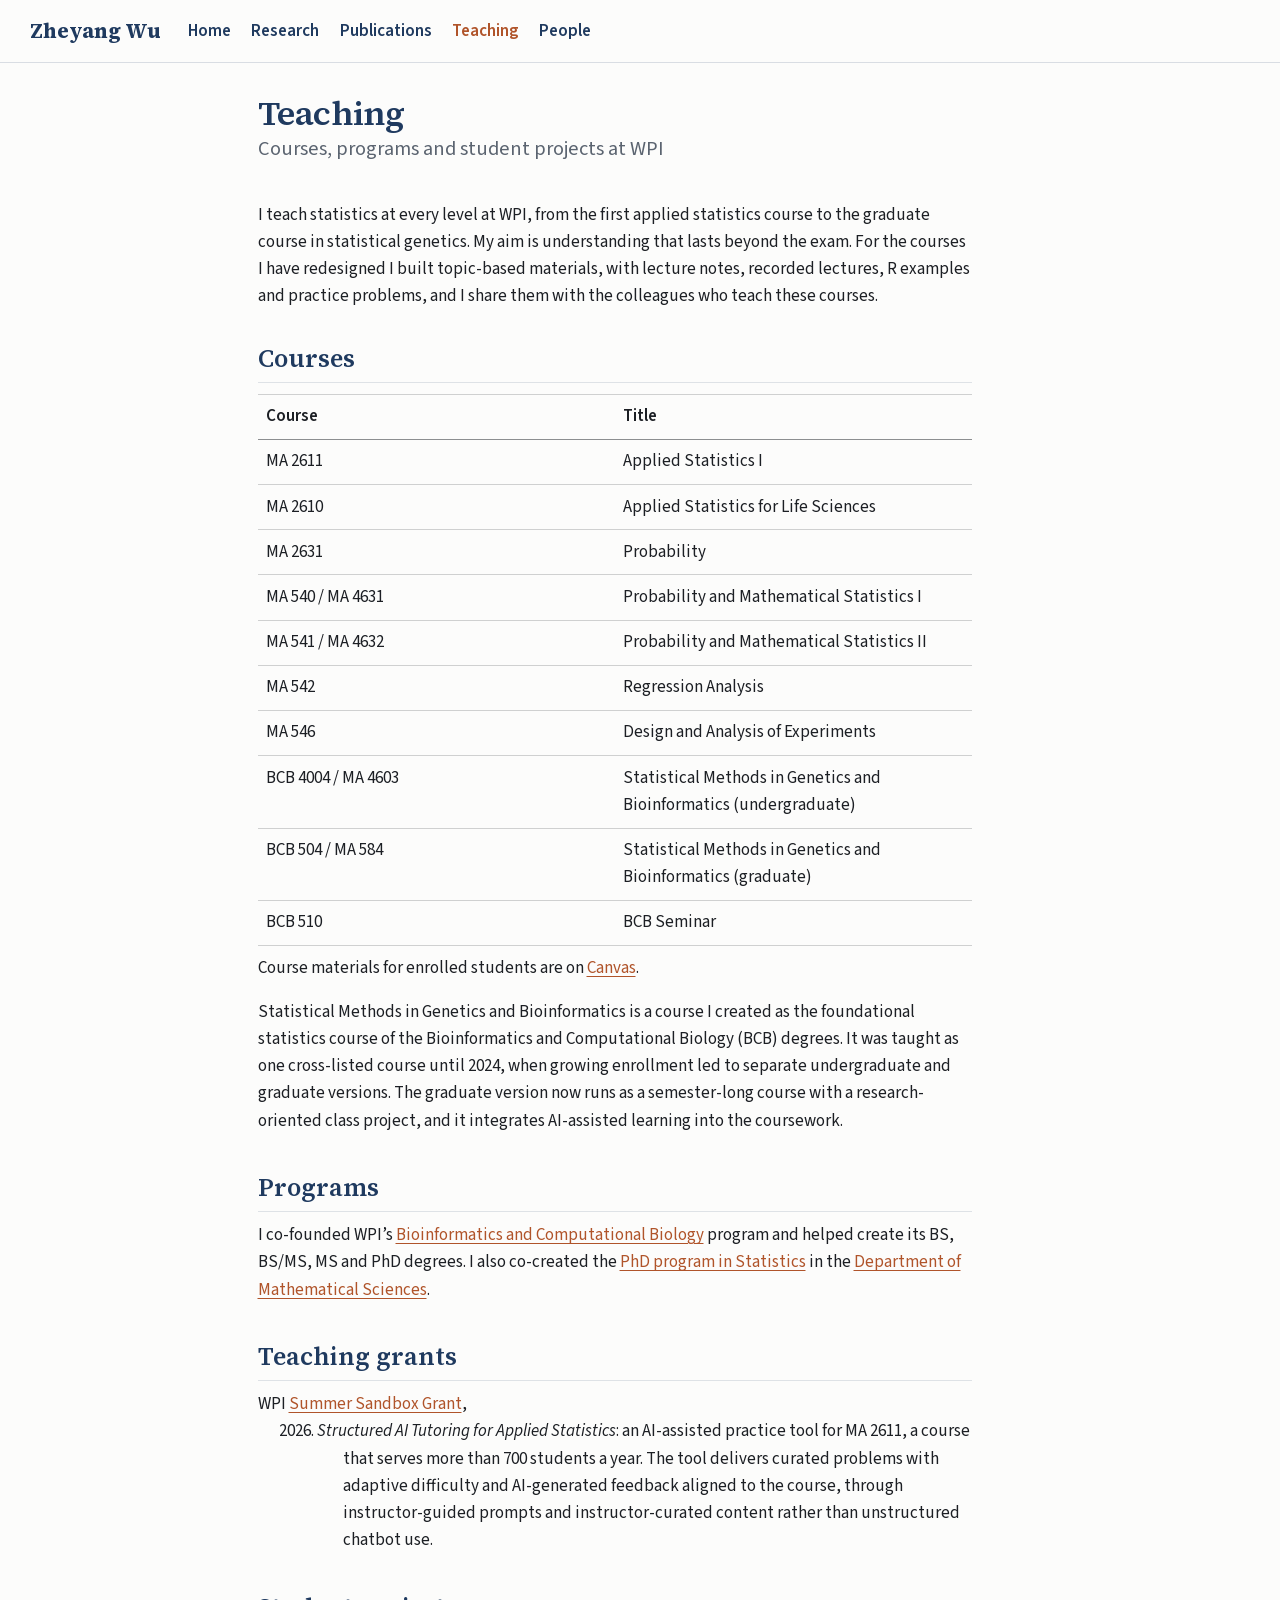
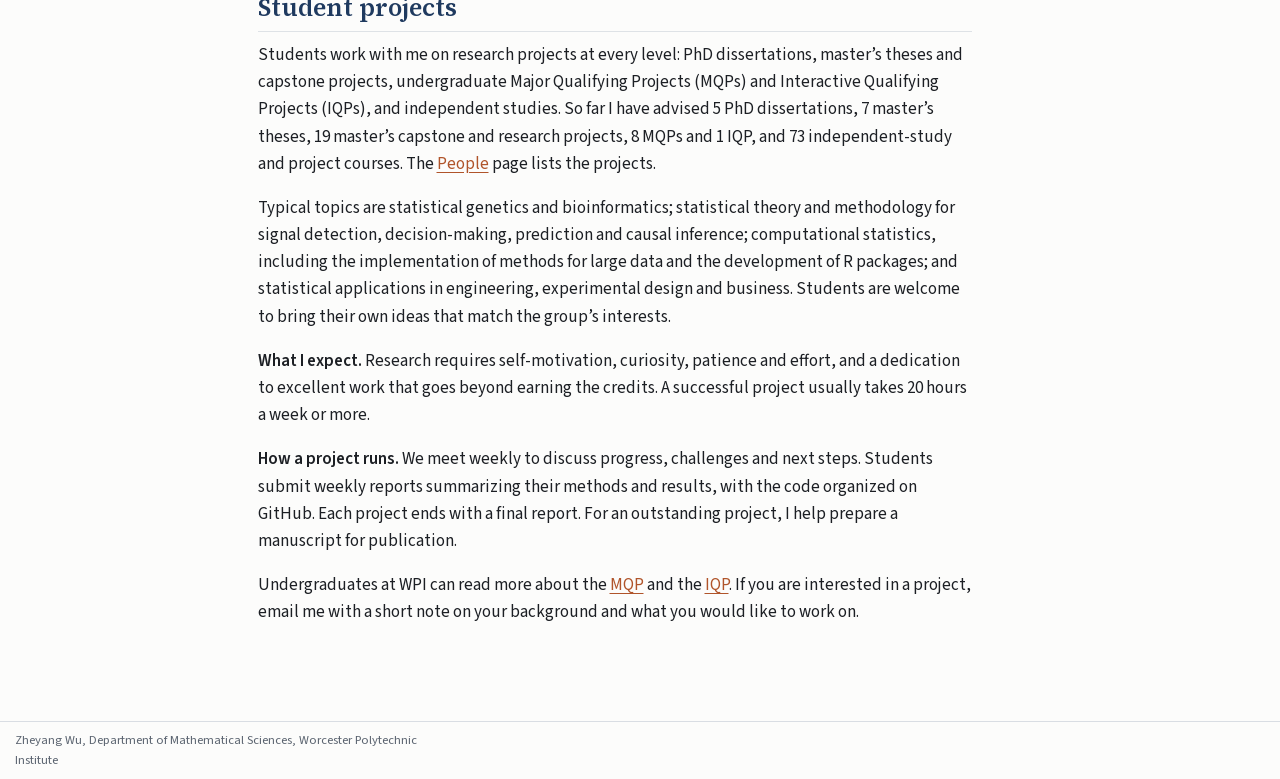
<file: teaching/index.html>
<!DOCTYPE html>
<html xmlns="http://www.w3.org/1999/xhtml" lang="en" xml:lang="en"><head>

<meta charset="utf-8">
<meta name="generator" content="quarto-1.10.18">

<meta name="viewport" content="width=device-width, initial-scale=1.0, user-scalable=yes">

<meta name="description" content="Courses, programs and student projects at WPI">

<title>Teaching – Zheyang Wu</title>
<style>
/* Default styles provided by pandoc.
** See https://pandoc.org/MANUAL.html#variables-for-html for config info.
*/
span.smallcaps{font-variant: small-caps;}
div.columns{display: flex; gap: 1.5em;}
div.column{flex: auto;}
@media screen {
div.columns{gap: min(4vw, 1.5em);}
div.column{overflow-x: auto;}
}
div.hanging-indent{margin-left: 1.5em; text-indent: -1.5em;}
ul.task-list{list-style: none;}
ul.task-list li input[type="checkbox"] {
  width: 0.8em;
  margin: 0 0.8em 0.2em -1em; /* quarto-specific, see https://github.com/quarto-dev/quarto-cli/issues/4556 */ 
  vertical-align: middle;
}
</style>


<script src="../site_libs/quarto-nav/quarto-nav.js"></script>
<script src="../site_libs/quarto-nav/headroom.min.js"></script>
<link href="../assets/images/favicon.svg" rel="icon" type="image/svg+xml">
<script src="../site_libs/clipboard/clipboard.min.js"></script>
<script src="../site_libs/quarto-html/quarto.js" type="module"></script>
<script src="../site_libs/quarto-html/tabsets/tabsets.js" type="module"></script>
<script src="../site_libs/quarto-html/popper.min.js"></script>
<script src="../site_libs/quarto-html/tippy.umd.min.js"></script>
<script src="../site_libs/quarto-html/anchor.min.js"></script>
<link href="../site_libs/quarto-html/tippy.css" rel="stylesheet">
<link href="../site_libs/quarto-html/quarto-syntax-highlighting-64a204ab8560d761af7679ceaba22944.css" rel="stylesheet" id="quarto-text-highlighting-styles">
<script src="../site_libs/bootstrap/bootstrap.min.js"></script>
<link href="../site_libs/bootstrap/bootstrap-icons.css" rel="stylesheet">
<link href="../site_libs/bootstrap/bootstrap-c1412c738f1be968ed386666db048fd6.min.css" rel="stylesheet" append-hash="true" id="quarto-bootstrap" data-mode="light">
<script id="quarto-search-options" type="application/json">{
  "language": {
    "search-no-results-text": "No results",
    "search-matching-documents-text": "matching documents",
    "search-copy-link-title": "Copy link to search",
    "search-hide-matches-text": "Hide additional matches",
    "search-more-match-text": "more match in this document",
    "search-more-matches-text": "more matches in this document",
    "search-clear-button-title": "Clear",
    "search-text-placeholder": "",
    "search-detached-cancel-button-title": "Cancel",
    "search-submit-button-title": "Submit",
    "search-label": "Search"
  }
}</script>
<meta name="author" content="Zheyang Wu">


<link rel="canonical" href="https://www.zheyangwu.org/teaching/">
</head>

<body class="nav-fixed fullcontent quarto-light">

<div id="quarto-search-results"></div>
  <header id="quarto-header" class="headroom fixed-top">
    <nav class="navbar navbar-expand-lg " data-bs-theme="dark">
      <div class="navbar-container container-fluid">
      <div class="navbar-brand-container mx-auto">
    <a class="navbar-brand" href="../index.html">
    <span class="navbar-title">Zheyang Wu</span>
    </a>
  </div>
          <button class="navbar-toggler" type="button" data-bs-toggle="collapse" data-bs-target="#navbarCollapse" aria-controls="navbarCollapse" role="menu" aria-expanded="false" aria-label="Toggle navigation" onclick="if (window.quartoToggleHeadroom) { window.quartoToggleHeadroom(); }">
  <span class="navbar-toggler-icon"></span>
</button>
          <div class="collapse navbar-collapse" id="navbarCollapse">
            <ul class="navbar-nav navbar-nav-scroll me-auto">
  <li class="nav-item">
    <a class="nav-link" href="../index.html"> 
<span class="menu-text">Home</span></a>
  </li>  
  <li class="nav-item">
    <a class="nav-link" href="../research/index.html"> 
<span class="menu-text">Research</span></a>
  </li>  
  <li class="nav-item">
    <a class="nav-link" href="../publications/index.html"> 
<span class="menu-text">Publications</span></a>
  </li>  
  <li class="nav-item">
    <a class="nav-link active" href="../teaching/index.html" aria-current="page"> 
<span class="menu-text">Teaching</span></a>
  </li>  
  <li class="nav-item">
    <a class="nav-link" href="../people/index.html"> 
<span class="menu-text">People</span></a>
  </li>  
</ul>
          </div> <!-- /navcollapse -->
            <div class="quarto-navbar-tools">
</div>
      </div> <!-- /container-fluid -->
    </nav>
</header>
<!-- content -->
<div id="quarto-content" class="quarto-container page-columns page-rows-contents page-layout-article page-navbar">
<!-- sidebar -->
<!-- margin-sidebar -->
    
<!-- main -->
<main class="content" id="quarto-document-content">

<header id="title-block-header" class="quarto-title-block default">
<div class="quarto-title">
<h1 class="title">Teaching</h1>
</div>

<div>
  <div class="description">
    Courses, programs and student projects at WPI
  </div>
</div>


<div class="quarto-title-meta">

    
  
    
  </div>
  


</header>


<p>I teach statistics at every level at WPI, from the first applied statistics course to the graduate course in statistical genetics. My aim is understanding that lasts beyond the exam. For the courses I have redesigned I built topic-based materials, with lecture notes, recorded lectures, R examples and practice problems, and I share them with the colleagues who teach these courses.</p>
<section id="courses" class="level2">
<h2 class="anchored" data-anchor-id="courses">Courses</h2>
<table class="caption-top table">
<colgroup>
<col style="width: 50%">
<col style="width: 50%">
</colgroup>
<thead>
<tr class="header">
<th>Course</th>
<th>Title</th>
</tr>
</thead>
<tbody>
<tr class="odd">
<td>MA 2611</td>
<td>Applied Statistics I</td>
</tr>
<tr class="even">
<td>MA 2610</td>
<td>Applied Statistics for Life Sciences</td>
</tr>
<tr class="odd">
<td>MA 2631</td>
<td>Probability</td>
</tr>
<tr class="even">
<td>MA 540 / MA 4631</td>
<td>Probability and Mathematical Statistics I</td>
</tr>
<tr class="odd">
<td>MA 541 / MA 4632</td>
<td>Probability and Mathematical Statistics II</td>
</tr>
<tr class="even">
<td>MA 542</td>
<td>Regression Analysis</td>
</tr>
<tr class="odd">
<td>MA 546</td>
<td>Design and Analysis of Experiments</td>
</tr>
<tr class="even">
<td>BCB 4004 / MA 4603</td>
<td>Statistical Methods in Genetics and Bioinformatics (undergraduate)</td>
</tr>
<tr class="odd">
<td>BCB 504 / MA 584</td>
<td>Statistical Methods in Genetics and Bioinformatics (graduate)</td>
</tr>
<tr class="even">
<td>BCB 510</td>
<td>BCB Seminar</td>
</tr>
</tbody>
</table>
<p>Course materials for enrolled students are on <a href="https://canvas.wpi.edu">Canvas</a>.</p>
<p>Statistical Methods in Genetics and Bioinformatics is a course I created as the foundational statistics course of the Bioinformatics and Computational Biology (BCB) degrees. It was taught as one cross-listed course until 2024, when growing enrollment led to separate undergraduate and graduate versions. The graduate version now runs as a semester-long course with a research-oriented class project, and it integrates AI-assisted learning into the coursework.</p>
</section>
<section id="programs" class="level2">
<h2 class="anchored" data-anchor-id="programs">Programs</h2>
<p>I co-founded WPI’s <a href="https://www.wpi.edu/academics/departments/bioinformatics-computational-biology">Bioinformatics and Computational Biology</a> program and helped create its BS, BS/MS, MS and PhD degrees. I also co-created the <a href="https://www.wpi.edu/academics/study/phd-statistics">PhD program in Statistics</a> in the <a href="https://www.wpi.edu/academics/departments/mathematical-sciences">Department of Mathematical Sciences</a>.</p>
</section>
<section id="teaching-grants" class="level2">
<h2 class="anchored" data-anchor-id="teaching-grants">Teaching grants</h2>
<div class="plain-list">
<ul>
<li>WPI <a href="https://www.wpi.edu/academics/undergraduate/summer-courses/summer-sandbox-awardees">Summer Sandbox Grant</a>,
<ol start="2026" type="1">
<li><em>Structured AI Tutoring for Applied Statistics</em>: an AI-assisted practice tool for MA 2611, a course that serves more than 700 students a year. The tool delivers curated problems with adaptive difficulty and AI-generated feedback aligned to the course, through instructor-guided prompts and instructor-curated content rather than unstructured chatbot use.</li>
</ol></li>
</ul>
</div>
</section>
<section id="student-projects" class="level2">
<h2 class="anchored" data-anchor-id="student-projects">Student projects</h2>
<p>Students work with me on research projects at every level: PhD dissertations, master’s theses and capstone projects, undergraduate Major Qualifying Projects (MQPs) and Interactive Qualifying Projects (IQPs), and independent studies. So far I have advised 5 PhD dissertations, 7 master’s theses, 19 master’s capstone and research projects, 8 MQPs and 1 IQP, and 73 independent-study and project courses. The <a href="../people/index.html">People</a> page lists the projects.</p>
<p>Typical topics are statistical genetics and bioinformatics; statistical theory and methodology for signal detection, decision-making, prediction and causal inference; computational statistics, including the implementation of methods for large data and the development of R packages; and statistical applications in engineering, experimental design and business. Students are welcome to bring their own ideas that match the group’s interests.</p>
<p><strong>What I expect.</strong> Research requires self-motivation, curiosity, patience and effort, and a dedication to excellent work that goes beyond earning the credits. A successful project usually takes 20 hours a week or more.</p>
<p><strong>How a project runs.</strong> We meet weekly to discuss progress, challenges and next steps. Students submit weekly reports summarizing their methods and results, with the code organized on GitHub. Each project ends with a final report. For an outstanding project, I help prepare a manuscript for publication.</p>
<p>Undergraduates at WPI can read more about the <a href="https://www.wpi.edu/academics/undergraduate/major-qualifying-project">MQP</a> and the <a href="https://www.wpi.edu/academics/undergraduate/interactive-qualifying-project">IQP</a>. If you are interested in a project, email me with a short note on your background and what you would like to work on.</p>


</section>

</main> <!-- /main -->
<script id="quarto-html-after-body" type="application/javascript">
  window.document.addEventListener("DOMContentLoaded", function (event) {
    const icon = "";
    const anchorJS = new window.AnchorJS();
    anchorJS.options = {
      placement: 'right',
      icon: icon
    };
    anchorJS.add('.anchored');
    const isCodeAnnotation = (el) => {
      for (const clz of el.classList) {
        if (clz.startsWith('code-annotation-')) {                     
          return true;
        }
      }
      return false;
    }
    const onCopySuccess = function(e) {
      // button target
      const button = e.trigger;
      // don't keep focus
      button.blur();
      // flash "checked"
      button.classList.add('code-copy-button-checked');
      var currentTitle = button.getAttribute("title");
      button.setAttribute("title", "Copied!");
      let tooltip;
      if (window.bootstrap) {
        button.setAttribute("data-bs-toggle", "tooltip");
        button.setAttribute("data-bs-placement", "left");
        button.setAttribute("data-bs-title", "Copied!");
        tooltip = new bootstrap.Tooltip(button, 
          { trigger: "manual", 
            customClass: "code-copy-button-tooltip",
            offset: [0, -8]});
        tooltip.show();    
      }
      setTimeout(function() {
        if (tooltip) {
          tooltip.hide();
          button.removeAttribute("data-bs-title");
          button.removeAttribute("data-bs-toggle");
          button.removeAttribute("data-bs-placement");
        }
        button.setAttribute("title", currentTitle);
        button.classList.remove('code-copy-button-checked');
      }, 1000);
      // clear code selection
      e.clearSelection();
    }
    const getTextToCopy = function(trigger) {
      const outerScaffold = trigger.parentElement.cloneNode(true);
      const codeEl = outerScaffold.querySelector('code');
      for (const childEl of codeEl.children) {
        if (isCodeAnnotation(childEl)) {
          childEl.remove();
        }
      }
      return codeEl.innerText;
    }
    const clipboard = new window.ClipboardJS('.code-copy-button:not([data-in-quarto-modal])', {
      text: getTextToCopy
    });
    clipboard.on('success', onCopySuccess);
    if (window.document.getElementById('quarto-embedded-source-code-modal')) {
      const clipboardModal = new window.ClipboardJS('.code-copy-button[data-in-quarto-modal]', {
        text: getTextToCopy,
        container: window.document.getElementById('quarto-embedded-source-code-modal')
      });
      clipboardModal.on('success', onCopySuccess);
    }
      var localhostRegex = new RegExp(/^(?:http|https):\/\/localhost\:?[0-9]*\//);
      var mailtoRegex = new RegExp(/^mailto:/);
        var filterRegex = new RegExp("https:\/\/www\.zheyangwu\.org");
      var isInternal = (href) => {
          return filterRegex.test(href) || localhostRegex.test(href) || mailtoRegex.test(href);
      }
      // Inspect non-navigation links and adorn them if external
     var links = window.document.querySelectorAll('a[href]:not(.nav-link):not(.navbar-brand):not(.toc-action):not(.sidebar-link):not(.sidebar-item-toggle):not(.pagination-link):not(.no-external):not([aria-hidden]):not(.dropdown-item):not(.quarto-navigation-tool):not(.about-link)');
      for (var i=0; i<links.length; i++) {
        const link = links[i];
        if (!isInternal(link.href)) {
          // undo the damage that might have been done by quarto-nav.js in the case of
          // links that we want to consider external
          if (link.dataset.originalHref !== undefined) {
            link.href = link.dataset.originalHref;
          }
        }
      }
    function tippyHover(el, contentFn, onTriggerFn, onUntriggerFn) {
      const config = {
        allowHTML: true,
        maxWidth: 500,
        delay: 100,
        arrow: false,
        appendTo: function(el) {
            return el.parentElement;
        },
        interactive: true,
        interactiveBorder: 10,
        theme: 'quarto',
        placement: 'bottom-start',
      };
      if (contentFn) {
        config.content = contentFn;
      }
      if (onTriggerFn) {
        config.onTrigger = onTriggerFn;
      }
      if (onUntriggerFn) {
        config.onUntrigger = onUntriggerFn;
      }
      window.tippy(el, config); 
    }
    const noterefs = window.document.querySelectorAll('a[role="doc-noteref"]');
    for (var i=0; i<noterefs.length; i++) {
      const ref = noterefs[i];
      tippyHover(ref, function() {
        // use id or data attribute instead here
        let href = ref.getAttribute('data-footnote-href') || ref.getAttribute('href');
        try { href = new URL(href).hash; } catch {}
        const id = href.replace(/^#\/?/, "");
        const note = window.document.getElementById(id);
        if (note) {
          return note.innerHTML;
        } else {
          return "";
        }
      });
    }
    const xrefs = window.document.querySelectorAll('a.quarto-xref');
    const processXRef = (id, note) => {
      // Strip column container classes
      const stripColumnClz = (el) => {
        el.classList.remove("page-full", "page-columns");
        if (el.children) {
          for (const child of el.children) {
            stripColumnClz(child);
          }
        }
      }
      stripColumnClz(note)
      if (id === null || id.startsWith('sec-')) {
        // Special case sections, only their first couple elements
        const container = document.createElement("div");
        if (note.children && note.children.length > 2) {
          container.appendChild(note.children[0].cloneNode(true));
          for (let i = 1; i < note.children.length; i++) {
            const child = note.children[i];
            if (child.tagName === "P" && child.innerText === "") {
              continue;
            } else {
              container.appendChild(child.cloneNode(true));
              break;
            }
          }
          if (window.Quarto?.typesetMath) {
            window.Quarto.typesetMath(container);
          }
          return container.innerHTML
        } else {
          if (window.Quarto?.typesetMath) {
            window.Quarto.typesetMath(note);
          }
          return note.innerHTML;
        }
      } else {
        // Remove any anchor links if they are present
        const anchorLink = note.querySelector('a.anchorjs-link');
        if (anchorLink) {
          anchorLink.remove();
        }
        if (window.Quarto?.typesetMath) {
          window.Quarto.typesetMath(note);
        }
        if (note.classList.contains("callout")) {
          return note.outerHTML;
        } else {
          return note.innerHTML;
        }
      }
    }
    for (var i=0; i<xrefs.length; i++) {
      const xref = xrefs[i];
      tippyHover(xref, undefined, function(instance) {
        instance.disable();
        let url = xref.getAttribute('href');
        let hash = undefined; 
        if (url.startsWith('#')) {
          hash = url;
        } else {
          try { hash = new URL(url).hash; } catch {}
        }
        if (hash) {
          const id = hash.replace(/^#\/?/, "");
          const note = window.document.getElementById(id);
          if (note !== null) {
            try {
              const html = processXRef(id, note.cloneNode(true));
              instance.setContent(html);
            } finally {
              instance.enable();
              instance.show();
            }
          } else {
            // See if we can fetch this
            fetch(url.split('#')[0])
            .then(res => res.text())
            .then(html => {
              const parser = new DOMParser();
              const htmlDoc = parser.parseFromString(html, "text/html");
              const note = htmlDoc.getElementById(id);
              if (note !== null) {
                const html = processXRef(id, note);
                instance.setContent(html);
              } 
            }).finally(() => {
              instance.enable();
              instance.show();
            });
          }
        } else {
          // See if we can fetch a full url (with no hash to target)
          // This is a special case and we should probably do some content thinning / targeting
          fetch(url)
          .then(res => res.text())
          .then(html => {
            const parser = new DOMParser();
            const htmlDoc = parser.parseFromString(html, "text/html");
            const note = htmlDoc.querySelector('main.content');
            if (note !== null) {
              // This should only happen for chapter cross references
              // (since there is no id in the URL)
              // remove the first header
              if (note.children.length > 0 && note.children[0].tagName === "HEADER") {
                note.children[0].remove();
              }
              const html = processXRef(null, note);
              instance.setContent(html);
            } 
          }).finally(() => {
            instance.enable();
            instance.show();
          });
        }
      }, function(instance) {
      });
    }
        let selectedAnnoteEl;
        const selectorForAnnotation = ( cell, annotation) => {
          let cellAttr = 'data-code-cell="' + cell + '"';
          let lineAttr = 'data-code-annotation="' +  annotation + '"';
          const selector = 'span[' + cellAttr + '][' + lineAttr + ']';
          return selector;
        }
        const selectCodeLines = (annoteEl) => {
          const doc = window.document;
          const targetCell = annoteEl.getAttribute("data-target-cell");
          const targetAnnotation = annoteEl.getAttribute("data-target-annotation");
          const annoteSpan = window.document.querySelector(selectorForAnnotation(targetCell, targetAnnotation));
          const lines = annoteSpan.getAttribute("data-code-lines").split(",");
          const lineIds = lines.map((line) => {
            return targetCell + "-" + line;
          })
          let top = null;
          let height = null;
          let parent = null;
          if (lineIds.length > 0) {
              //compute the position of the single el (top and bottom and make a div)
              const el = window.document.getElementById(lineIds[0]);
              top = el.offsetTop;
              height = el.offsetHeight;
              parent = el.parentElement.parentElement;
            if (lineIds.length > 1) {
              const lastEl = window.document.getElementById(lineIds[lineIds.length - 1]);
              const bottom = lastEl.offsetTop + lastEl.offsetHeight;
              height = bottom - top;
            }
            if (top !== null && height !== null && parent !== null) {
              // cook up a div (if necessary) and position it 
              let div = window.document.getElementById("code-annotation-line-highlight");
              if (div === null) {
                div = window.document.createElement("div");
                div.setAttribute("id", "code-annotation-line-highlight");
                div.style.position = 'absolute';
                parent.appendChild(div);
              }
              div.style.top = top - 2 + "px";
              div.style.height = height + 4 + "px";
              div.style.left = 0;
              let gutterDiv = window.document.getElementById("code-annotation-line-highlight-gutter");
              if (gutterDiv === null) {
                gutterDiv = window.document.createElement("div");
                gutterDiv.setAttribute("id", "code-annotation-line-highlight-gutter");
                gutterDiv.style.position = 'absolute';
                const codeCell = window.document.getElementById(targetCell);
                const gutter = codeCell.querySelector('.code-annotation-gutter');
                gutter.appendChild(gutterDiv);
              }
              gutterDiv.style.top = top - 2 + "px";
              gutterDiv.style.height = height + 4 + "px";
            }
            selectedAnnoteEl = annoteEl;
          }
        };
        const unselectCodeLines = () => {
          const elementsIds = ["code-annotation-line-highlight", "code-annotation-line-highlight-gutter"];
          elementsIds.forEach((elId) => {
            const div = window.document.getElementById(elId);
            if (div) {
              div.remove();
            }
          });
          selectedAnnoteEl = undefined;
        };
          // Handle positioning of the toggle
      window.addEventListener(
        "resize",
        throttle(() => {
          elRect = undefined;
          if (selectedAnnoteEl) {
            selectCodeLines(selectedAnnoteEl);
          }
        }, 10)
      );
      function throttle(fn, ms) {
      let throttle = false;
      let timer;
        return (...args) => {
          if(!throttle) { // first call gets through
              fn.apply(this, args);
              throttle = true;
          } else { // all the others get throttled
              if(timer) clearTimeout(timer); // cancel #2
              timer = setTimeout(() => {
                fn.apply(this, args);
                timer = throttle = false;
              }, ms);
          }
        };
      }
        // Attach click handler to the DT
        const annoteDls = window.document.querySelectorAll('dt[data-target-cell]');
        for (const annoteDlNode of annoteDls) {
          annoteDlNode.addEventListener('click', (event) => {
            const clickedEl = event.target;
            if (clickedEl !== selectedAnnoteEl) {
              unselectCodeLines();
              const activeEl = window.document.querySelector('dt[data-target-cell].code-annotation-active');
              if (activeEl) {
                activeEl.classList.remove('code-annotation-active');
              }
              selectCodeLines(clickedEl);
              clickedEl.classList.add('code-annotation-active');
            } else {
              // Unselect the line
              unselectCodeLines();
              clickedEl.classList.remove('code-annotation-active');
            }
          });
        }
    const findCites = (el) => {
      const parentEl = el.parentElement;
      if (parentEl) {
        const cites = parentEl.dataset.cites;
        if (cites) {
          return {
            el,
            cites: cites.split(' ')
          };
        } else {
          return findCites(el.parentElement)
        }
      } else {
        return undefined;
      }
    };
    var bibliorefs = window.document.querySelectorAll('a[role="doc-biblioref"]');
    for (var i=0; i<bibliorefs.length; i++) {
      const ref = bibliorefs[i];
      const citeInfo = findCites(ref);
      if (citeInfo) {
        tippyHover(citeInfo.el, function() {
          var popup = window.document.createElement('div');
          citeInfo.cites.forEach(function(cite) {
            var citeDiv = window.document.createElement('div');
            citeDiv.classList.add('hanging-indent');
            citeDiv.classList.add('csl-entry');
            var biblioDiv = window.document.getElementById('ref-' + cite);
            if (biblioDiv) {
              citeDiv.innerHTML = biblioDiv.innerHTML;
            }
            popup.appendChild(citeDiv);
          });
          return popup.innerHTML;
        });
      }
    }
  });
  </script>
</div> <!-- /content -->
<footer class="footer">
  <div class="nav-footer">
    <div class="nav-footer-left">
<p>Zheyang Wu, Department of Mathematical Sciences, Worcester Polytechnic Institute</p>
</div>   
    <div class="nav-footer-center">
      &nbsp;
    </div>
    <div class="nav-footer-right">
      &nbsp;
    </div>
  </div>
</footer>
<script>document.querySelectorAll('button.navbar-toggler[role="menu"]').forEach(function (b) { b.removeAttribute('role'); });</script>




</body></html>
</file>
<file: site_libs/quarto-html/tippy.css>
.tippy-box[data-animation=fade][data-state=hidden]{opacity:0}[data-tippy-root]{max-width:calc(100vw - 10px)}.tippy-box{position:relative;background-color:#333;color:#fff;border-radius:4px;font-size:14px;line-height:1.4;white-space:normal;outline:0;transition-property:transform,visibility,opacity}.tippy-box[data-placement^=top]>.tippy-arrow{bottom:0}.tippy-box[data-placement^=top]>.tippy-arrow:before{bottom:-7px;left:0;border-width:8px 8px 0;border-top-color:initial;transform-origin:center top}.tippy-box[data-placement^=bottom]>.tippy-arrow{top:0}.tippy-box[data-placement^=bottom]>.tippy-arrow:before{top:-7px;left:0;border-width:0 8px 8px;border-bottom-color:initial;transform-origin:center bottom}.tippy-box[data-placement^=left]>.tippy-arrow{right:0}.tippy-box[data-placement^=left]>.tippy-arrow:before{border-width:8px 0 8px 8px;border-left-color:initial;right:-7px;transform-origin:center left}.tippy-box[data-placement^=right]>.tippy-arrow{left:0}.tippy-box[data-placement^=right]>.tippy-arrow:before{left:-7px;border-width:8px 8px 8px 0;border-right-color:initial;transform-origin:center right}.tippy-box[data-inertia][data-state=visible]{transition-timing-function:cubic-bezier(.54,1.5,.38,1.11)}.tippy-arrow{width:16px;height:16px;color:#333}.tippy-arrow:before{content:"";position:absolute;border-color:transparent;border-style:solid}.tippy-content{position:relative;padding:5px 9px;z-index:1}
</file>
<file: site_libs/quarto-html/quarto-syntax-highlighting-64a204ab8560d761af7679ceaba22944.css>
/* quarto syntax highlight colors */
:root {
  --quarto-hl-ot-color: #003B4F;
  --quarto-hl-at-color: #657422;
  --quarto-hl-ss-color: #20794D;
  --quarto-hl-an-color: #5E5E5E;
  --quarto-hl-fu-color: #4758AB;
  --quarto-hl-st-color: #20794D;
  --quarto-hl-cf-color: #003B4F;
  --quarto-hl-op-color: #5E5E5E;
  --quarto-hl-er-color: #AD0000;
  --quarto-hl-bn-color: #AD0000;
  --quarto-hl-al-color: #AD0000;
  --quarto-hl-va-color: #111111;
  --quarto-hl-bu-color: inherit;
  --quarto-hl-ex-color: inherit;
  --quarto-hl-pp-color: #AD0000;
  --quarto-hl-in-color: #5E5E5E;
  --quarto-hl-vs-color: #20794D;
  --quarto-hl-wa-color: #5E5E5E;
  --quarto-hl-do-color: #5E5E5E;
  --quarto-hl-im-color: #00769E;
  --quarto-hl-ch-color: #20794D;
  --quarto-hl-dt-color: #AD0000;
  --quarto-hl-fl-color: #AD0000;
  --quarto-hl-co-color: #5E5E5E;
  --quarto-hl-cv-color: #5E5E5E;
  --quarto-hl-cn-color: #8f5902;
  --quarto-hl-sc-color: #5E5E5E;
  --quarto-hl-dv-color: #AD0000;
  --quarto-hl-kw-color: #003B4F;
}

/* other quarto variables */
:root {
  --quarto-font-monospace: SFMono-Regular, Menlo, Monaco, Consolas, "Liberation Mono", "Courier New", monospace;
}

/* syntax highlight based on Pandoc's rules */
pre > code.sourceCode > span {
  color: #003B4F;
}

code.sourceCode > span {
  color: #003B4F;
}

div.sourceCode,
div.sourceCode pre.sourceCode {
  color: #003B4F;
}

/* Normal */
code span {
  color: #003B4F;
}

/* Alert */
code span.al {
  color: #AD0000;
  font-style: inherit;
}

/* Annotation */
code span.an {
  color: #5E5E5E;
  font-style: inherit;
}

/* Attribute */
code span.at {
  color: #657422;
  font-style: inherit;
}

/* BaseN */
code span.bn {
  color: #AD0000;
  font-style: inherit;
}

/* BuiltIn */
code span.bu {
  font-style: inherit;
}

/* ControlFlow */
code span.cf {
  color: #003B4F;
  font-weight: bold;
  font-style: inherit;
}

/* Char */
code span.ch {
  color: #20794D;
  font-style: inherit;
}

/* Constant */
code span.cn {
  color: #8f5902;
  font-style: inherit;
}

/* Comment */
code span.co {
  color: #5E5E5E;
  font-style: inherit;
}

/* CommentVar */
code span.cv {
  color: #5E5E5E;
  font-style: italic;
}

/* Documentation */
code span.do {
  color: #5E5E5E;
  font-style: italic;
}

/* DataType */
code span.dt {
  color: #AD0000;
  font-style: inherit;
}

/* DecVal */
code span.dv {
  color: #AD0000;
  font-style: inherit;
}

/* Error */
code span.er {
  color: #AD0000;
  font-style: inherit;
}

/* Extension */
code span.ex {
  font-style: inherit;
}

/* Float */
code span.fl {
  color: #AD0000;
  font-style: inherit;
}

/* Function */
code span.fu {
  color: #4758AB;
  font-style: inherit;
}

/* Import */
code span.im {
  color: #00769E;
  font-style: inherit;
}

/* Information */
code span.in {
  color: #5E5E5E;
  font-style: inherit;
}

/* Keyword */
code span.kw {
  color: #003B4F;
  font-weight: bold;
  font-style: inherit;
}

/* Operator */
code span.op {
  color: #5E5E5E;
  font-style: inherit;
}

/* Other */
code span.ot {
  color: #003B4F;
  font-style: inherit;
}

/* Preprocessor */
code span.pp {
  color: #AD0000;
  font-style: inherit;
}

/* SpecialChar */
code span.sc {
  color: #5E5E5E;
  font-style: inherit;
}

/* SpecialString */
code span.ss {
  color: #20794D;
  font-style: inherit;
}

/* String */
code span.st {
  color: #20794D;
  font-style: inherit;
}

/* Variable */
code span.va {
  color: #111111;
  font-style: inherit;
}

/* VerbatimString */
code span.vs {
  color: #20794D;
  font-style: inherit;
}

/* Warning */
code span.wa {
  color: #5E5E5E;
  font-style: italic;
}

.prevent-inlining {
  content: "</";
}

/*# sourceMappingURL=9d8d5bb603a83b8298b89080a598c93b.css.map */
</file>
